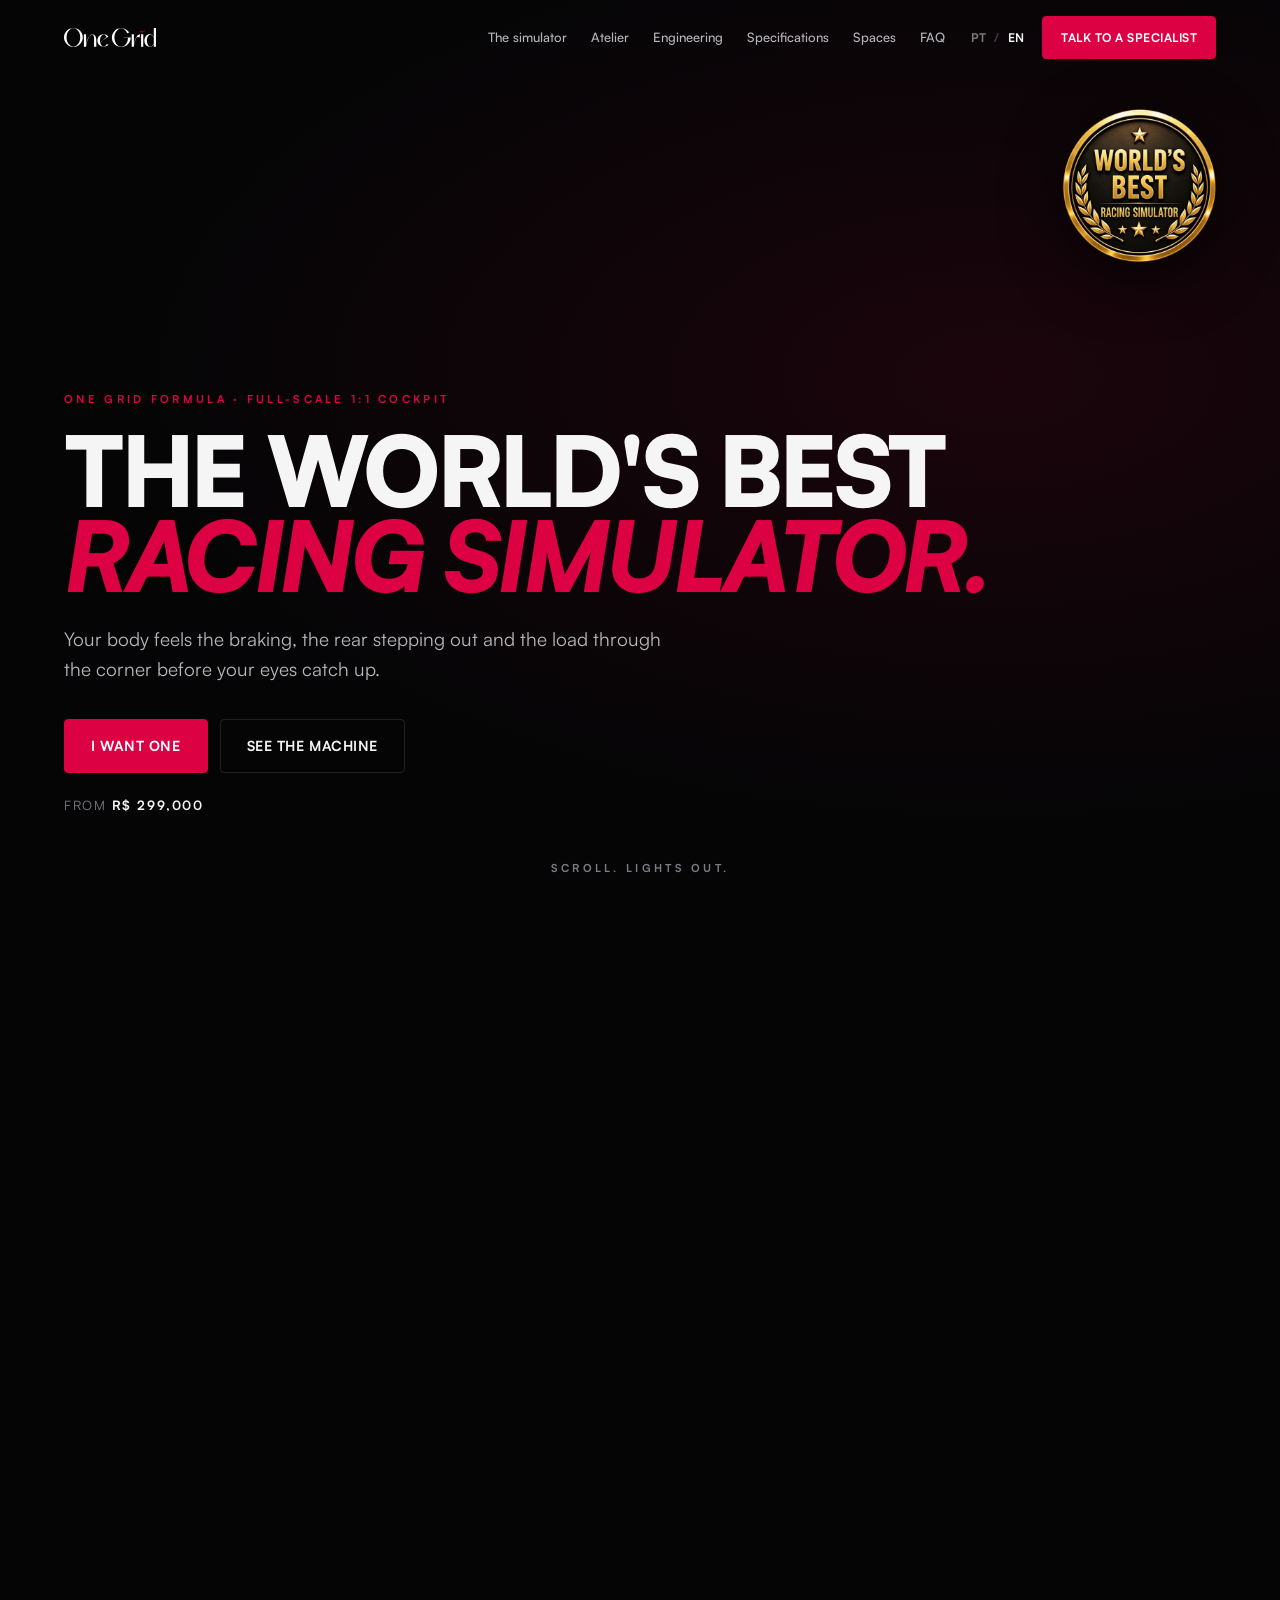
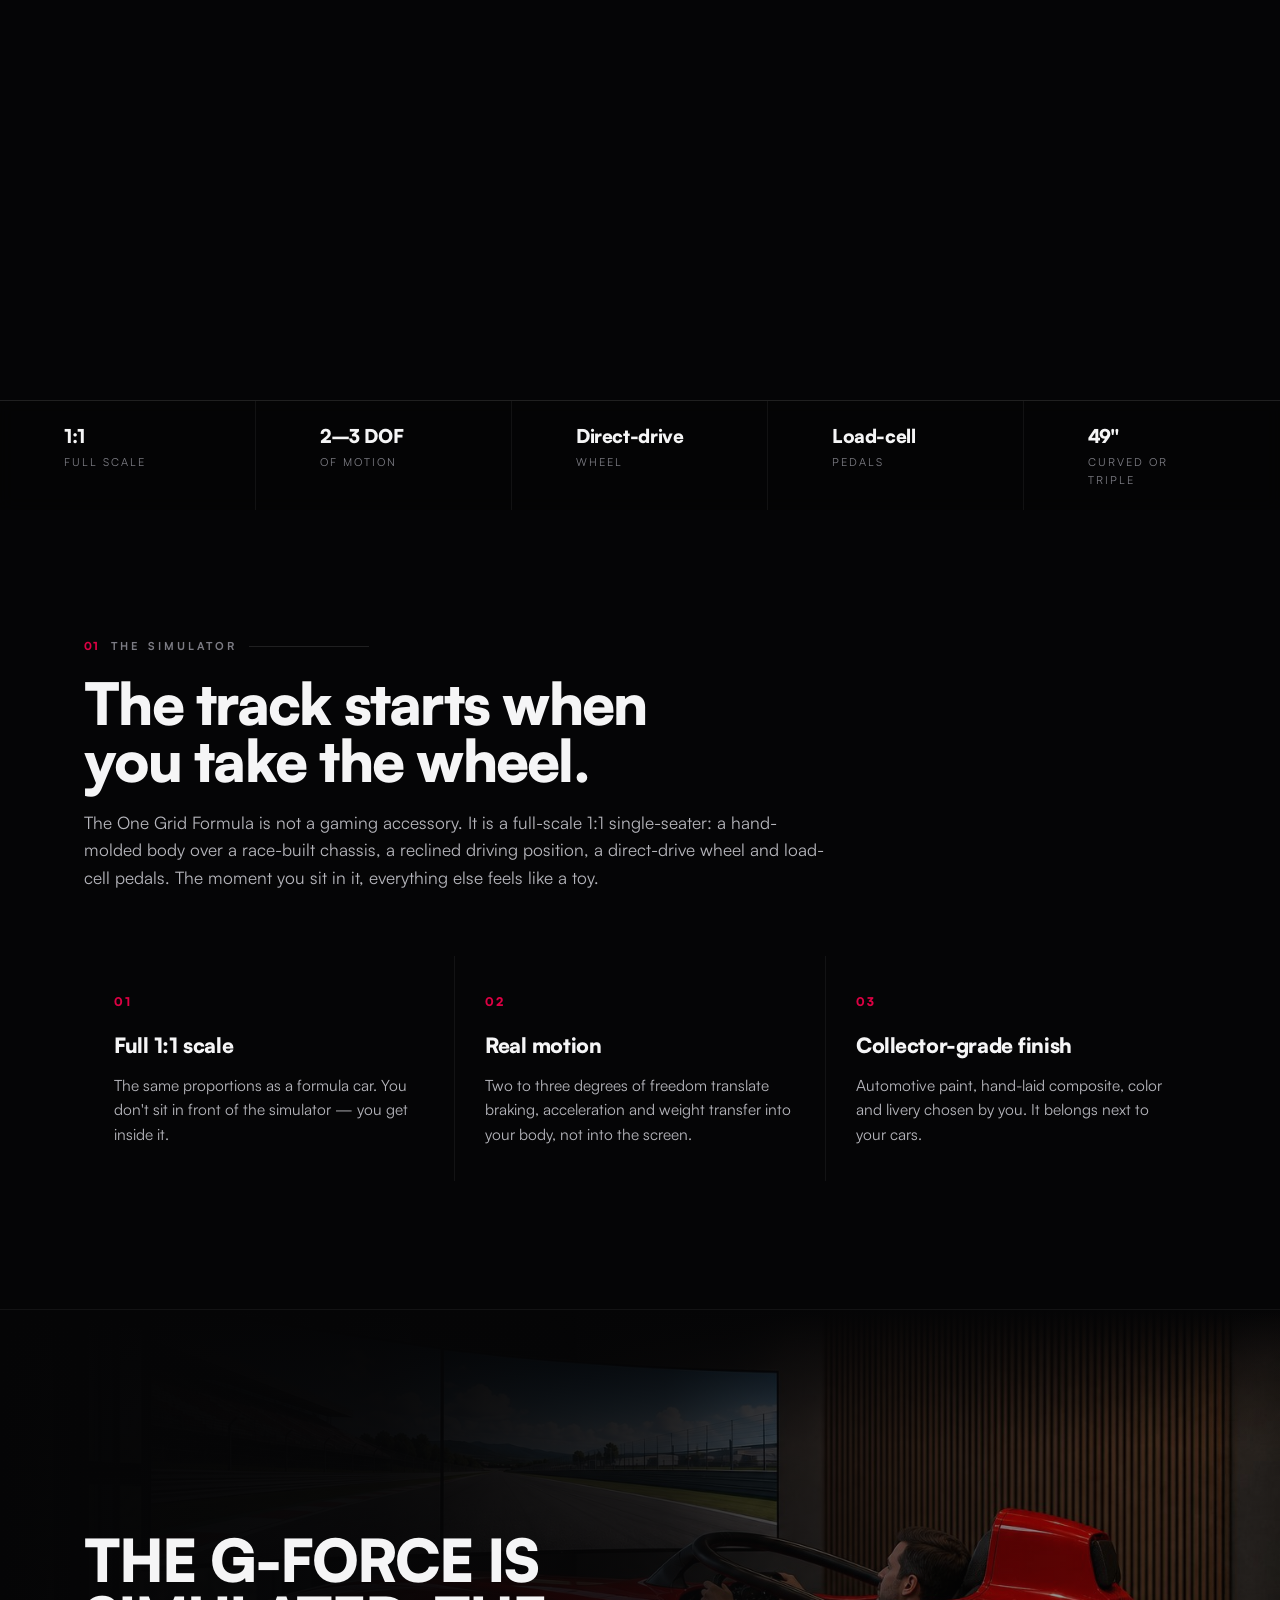
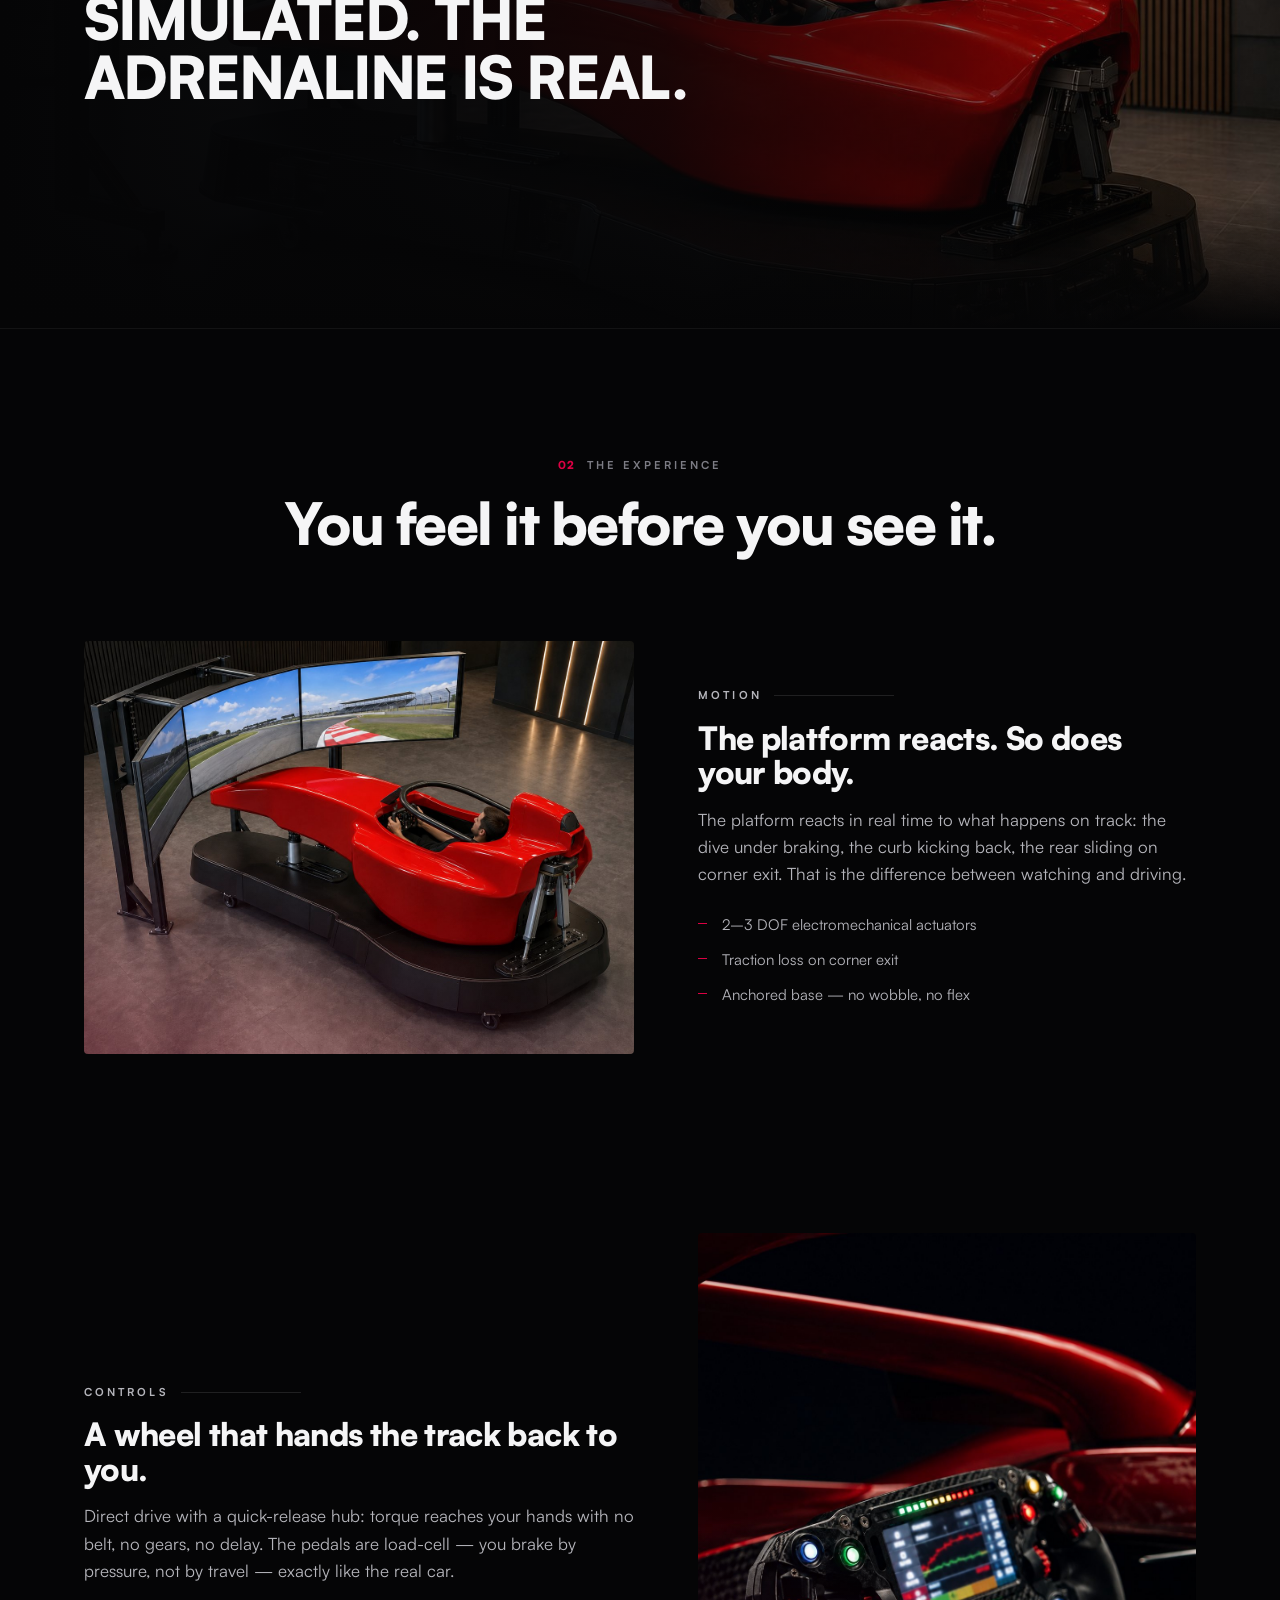
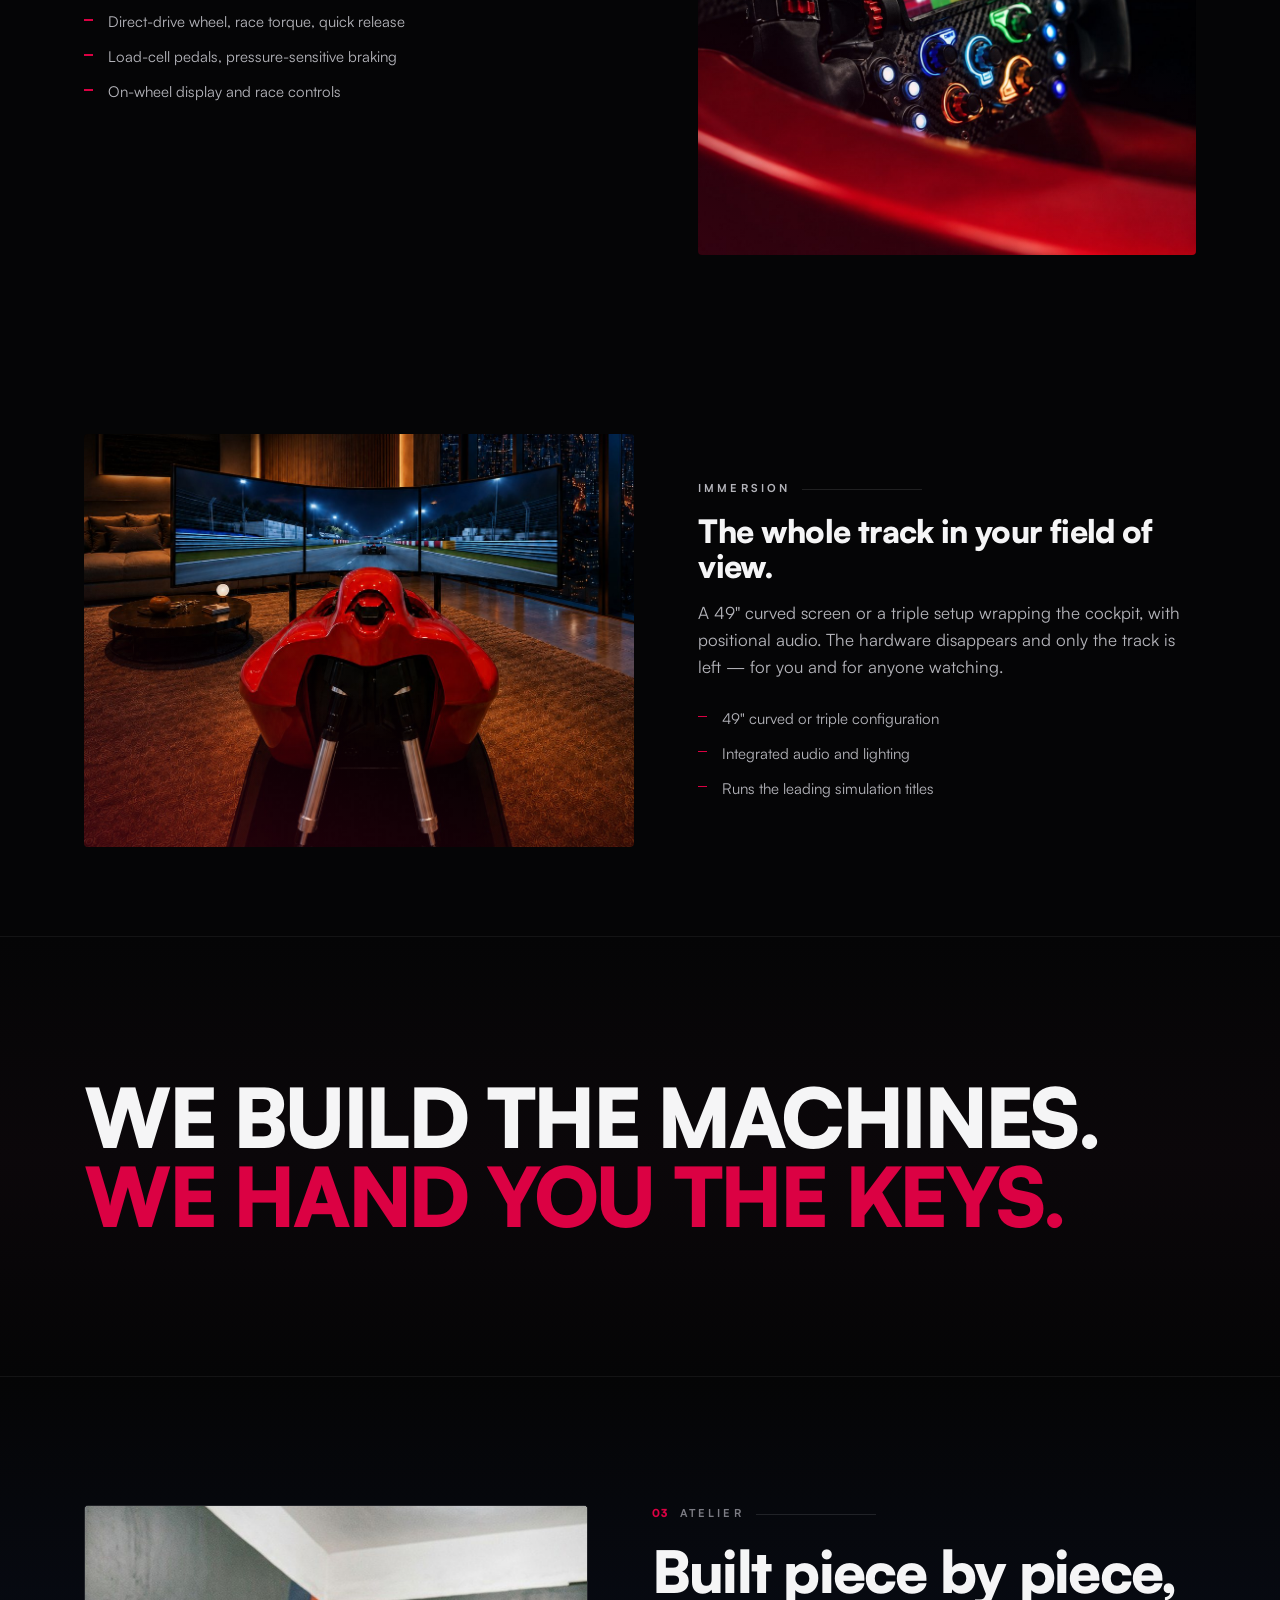
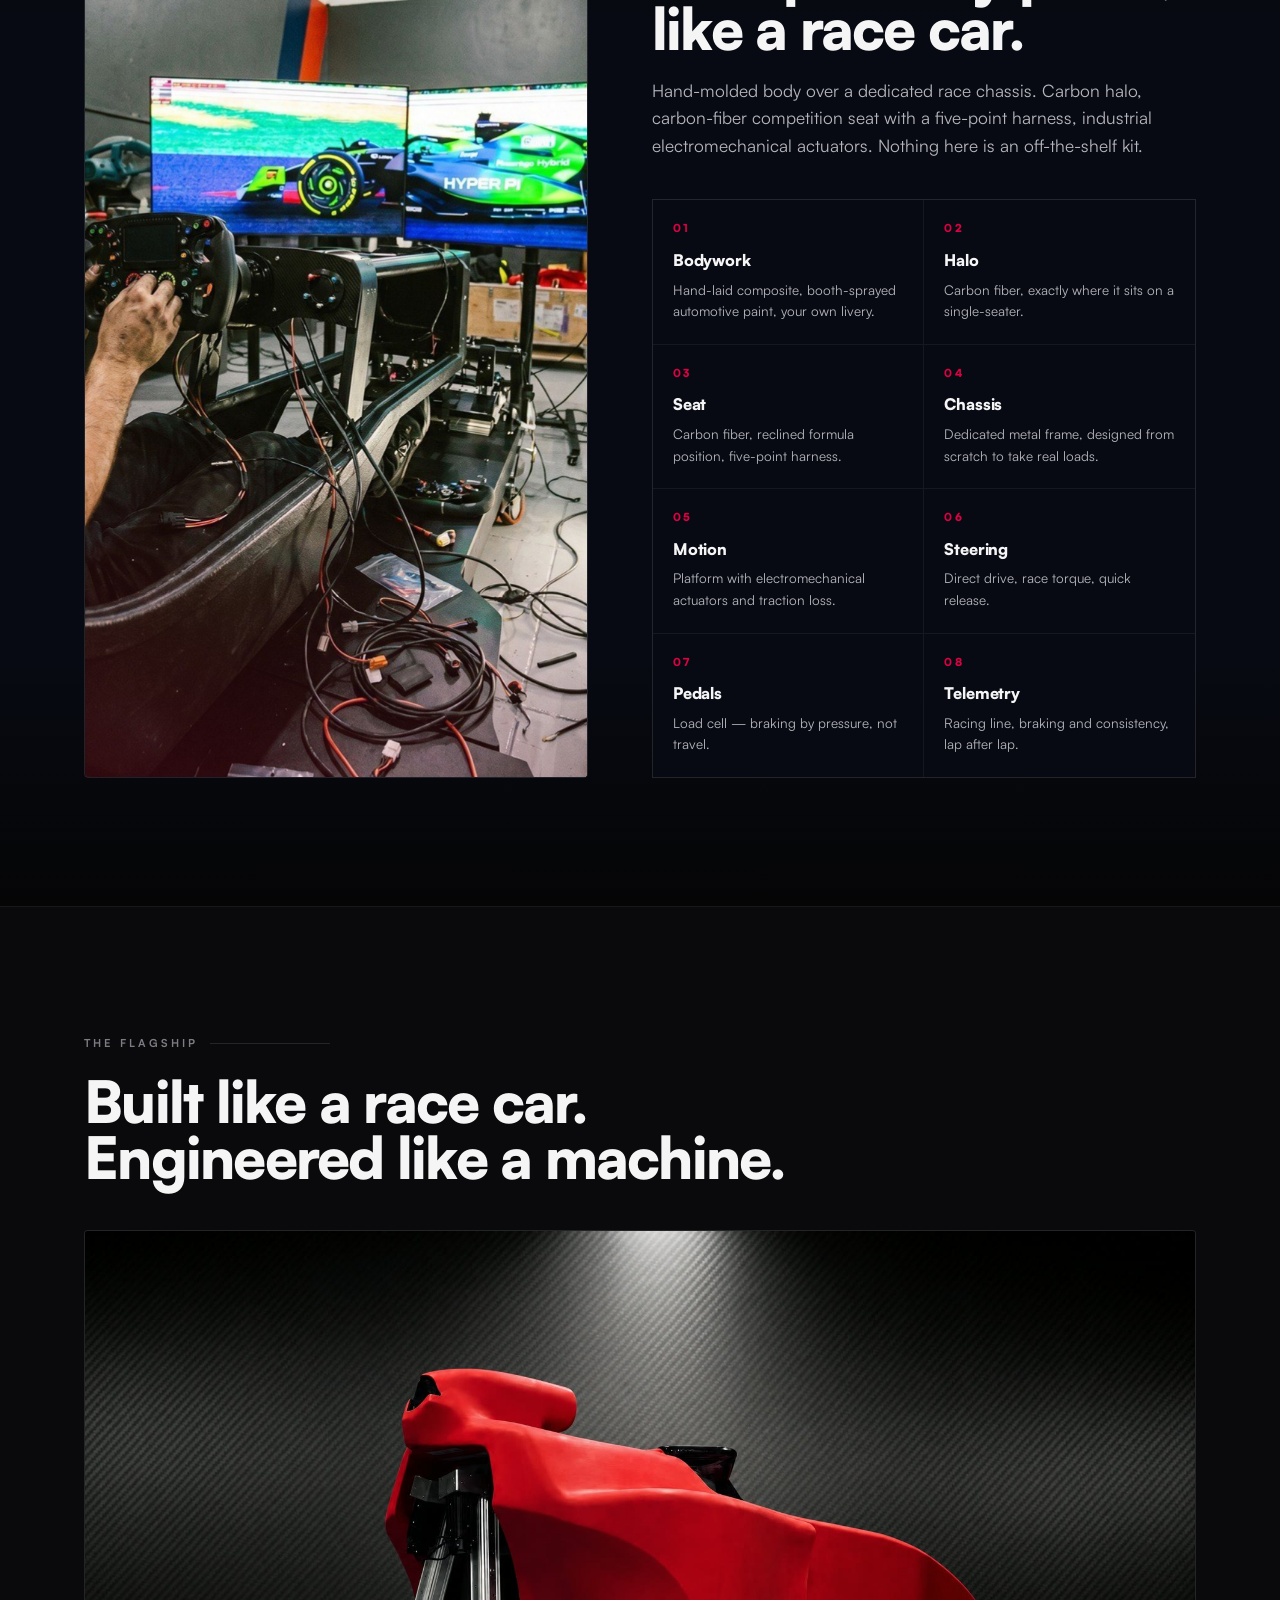
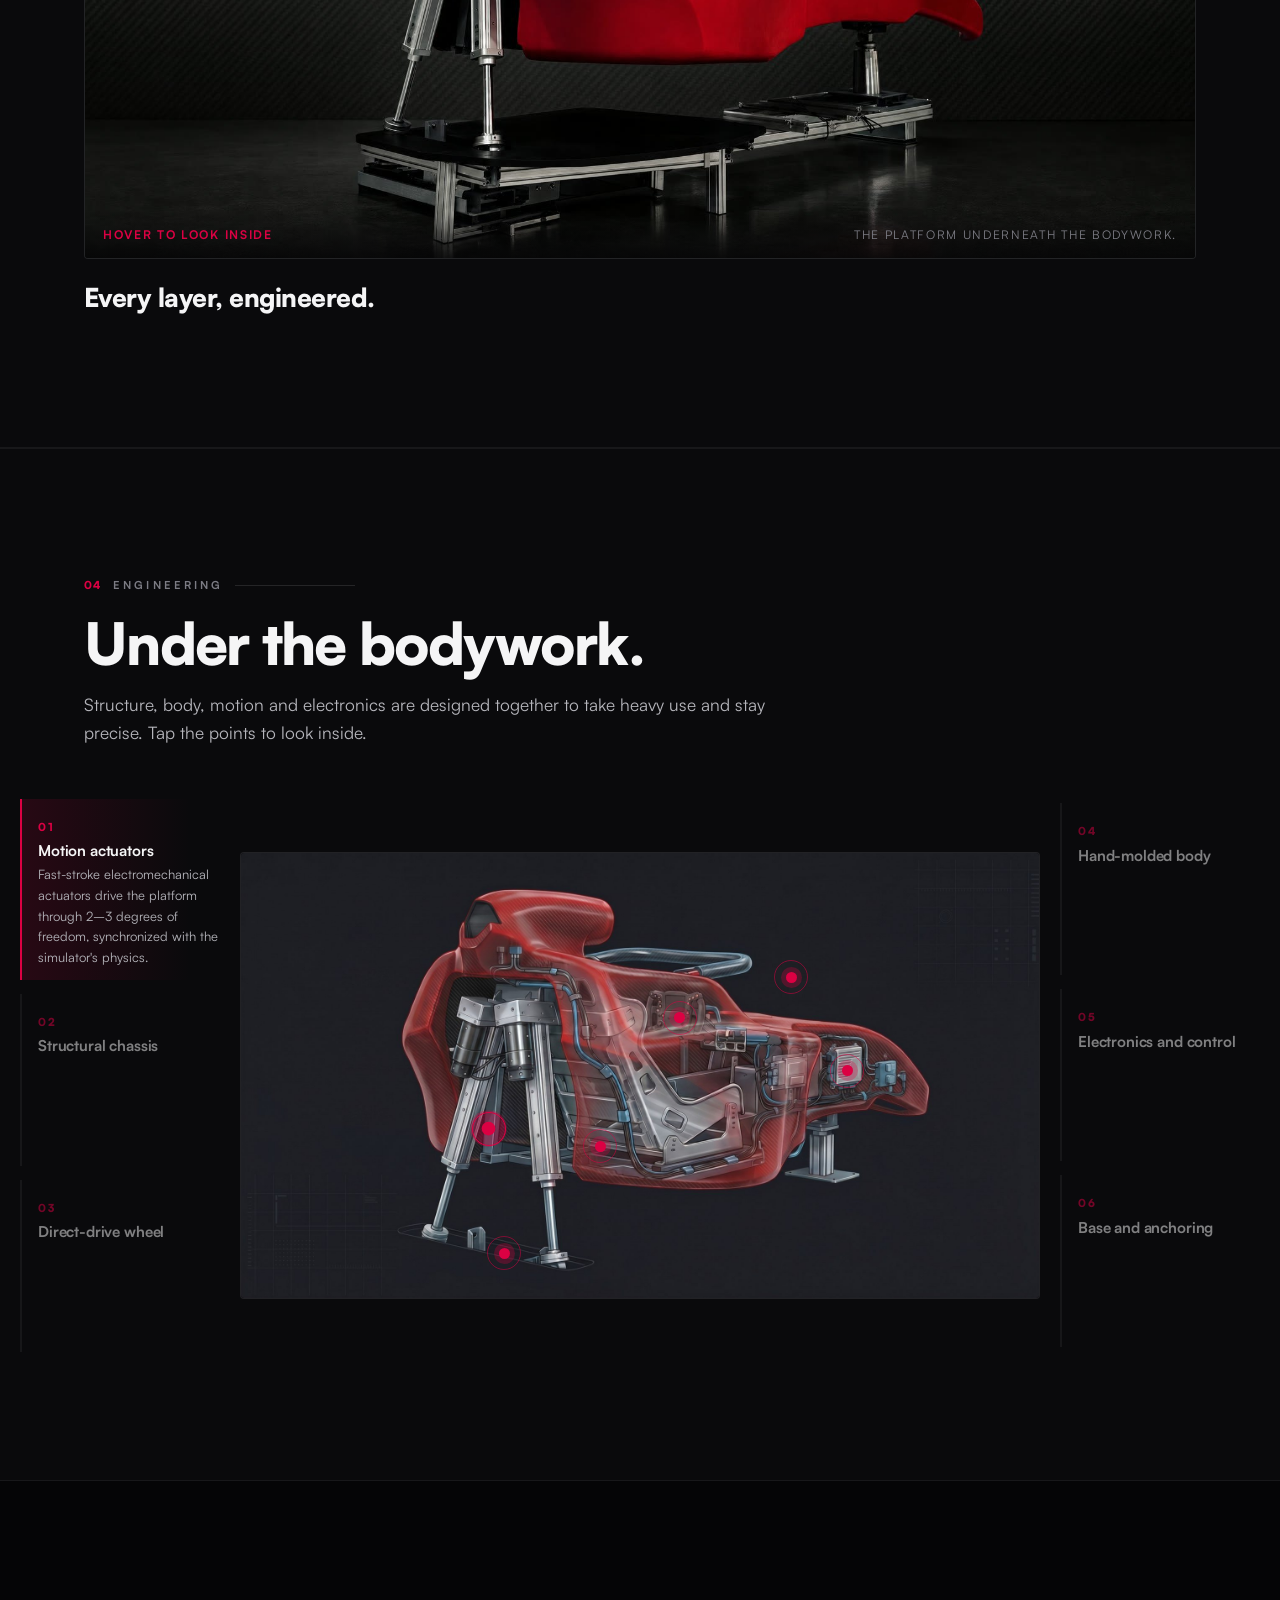
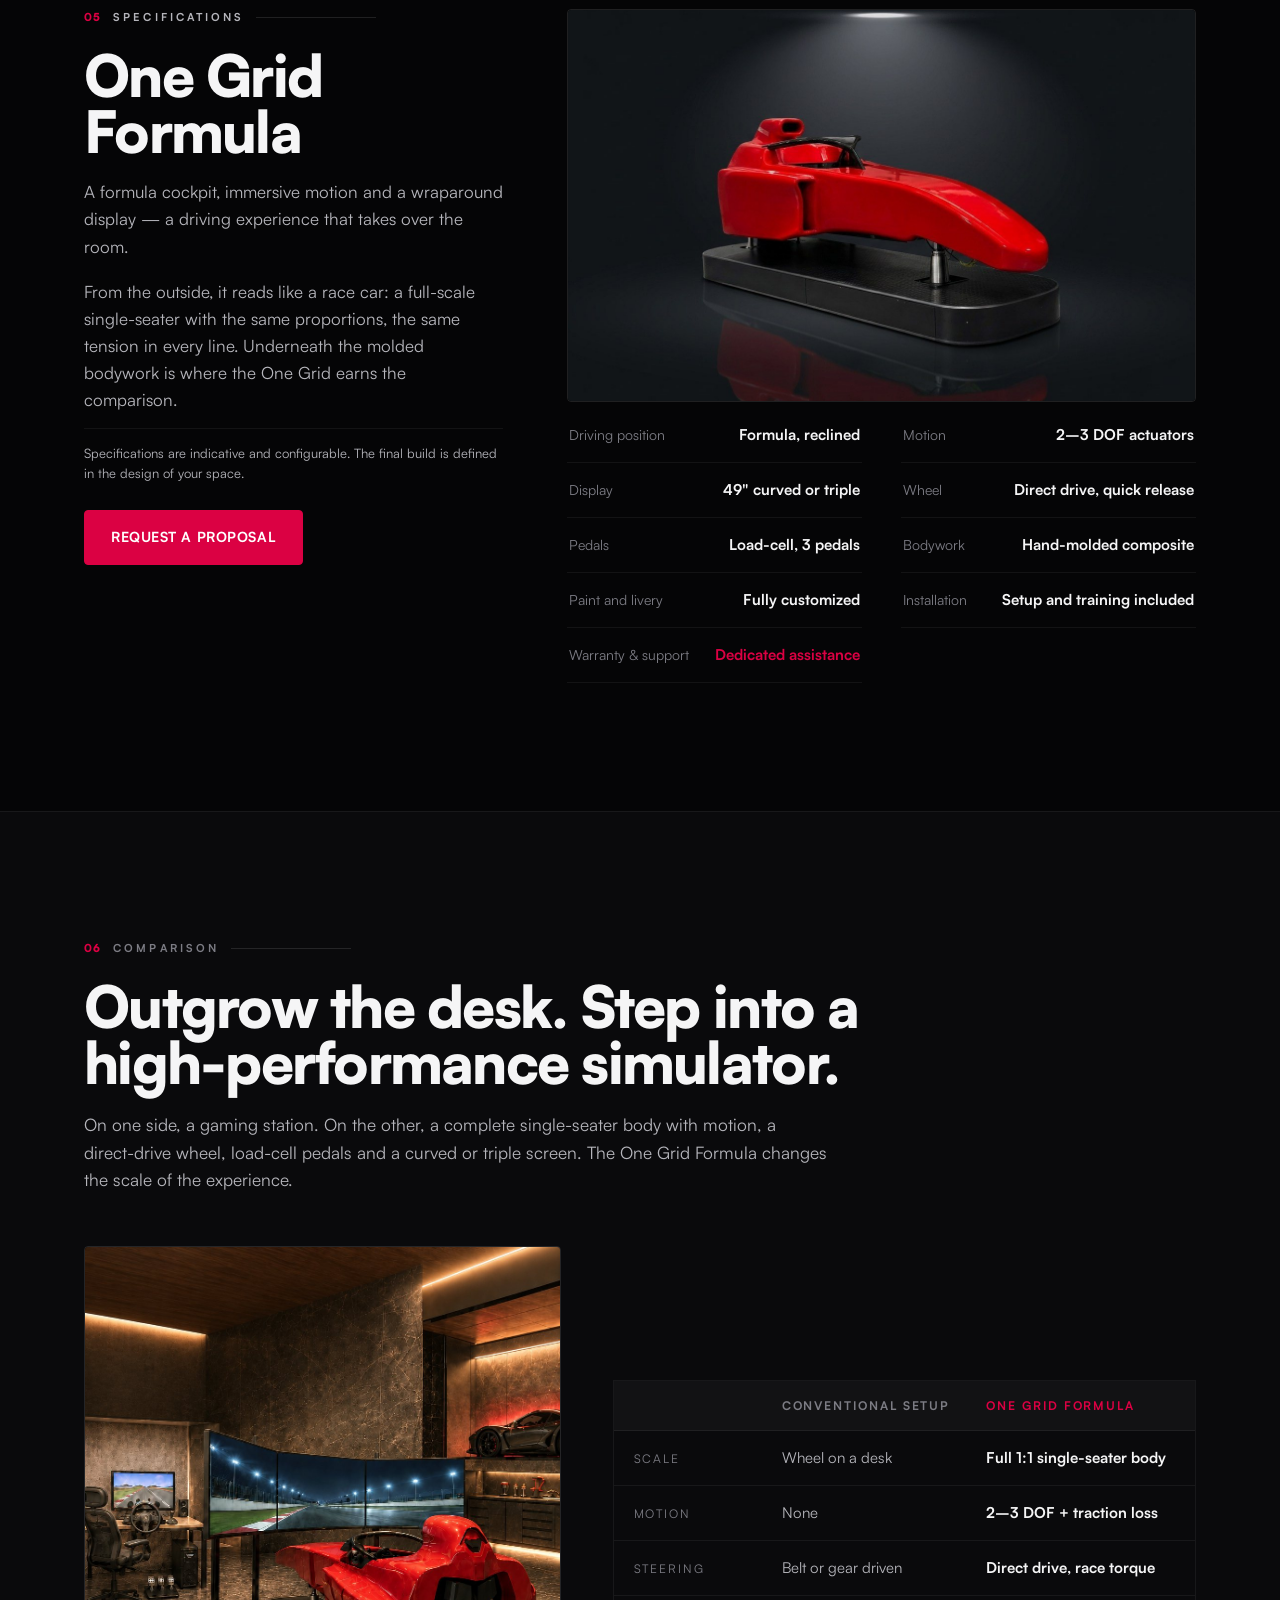
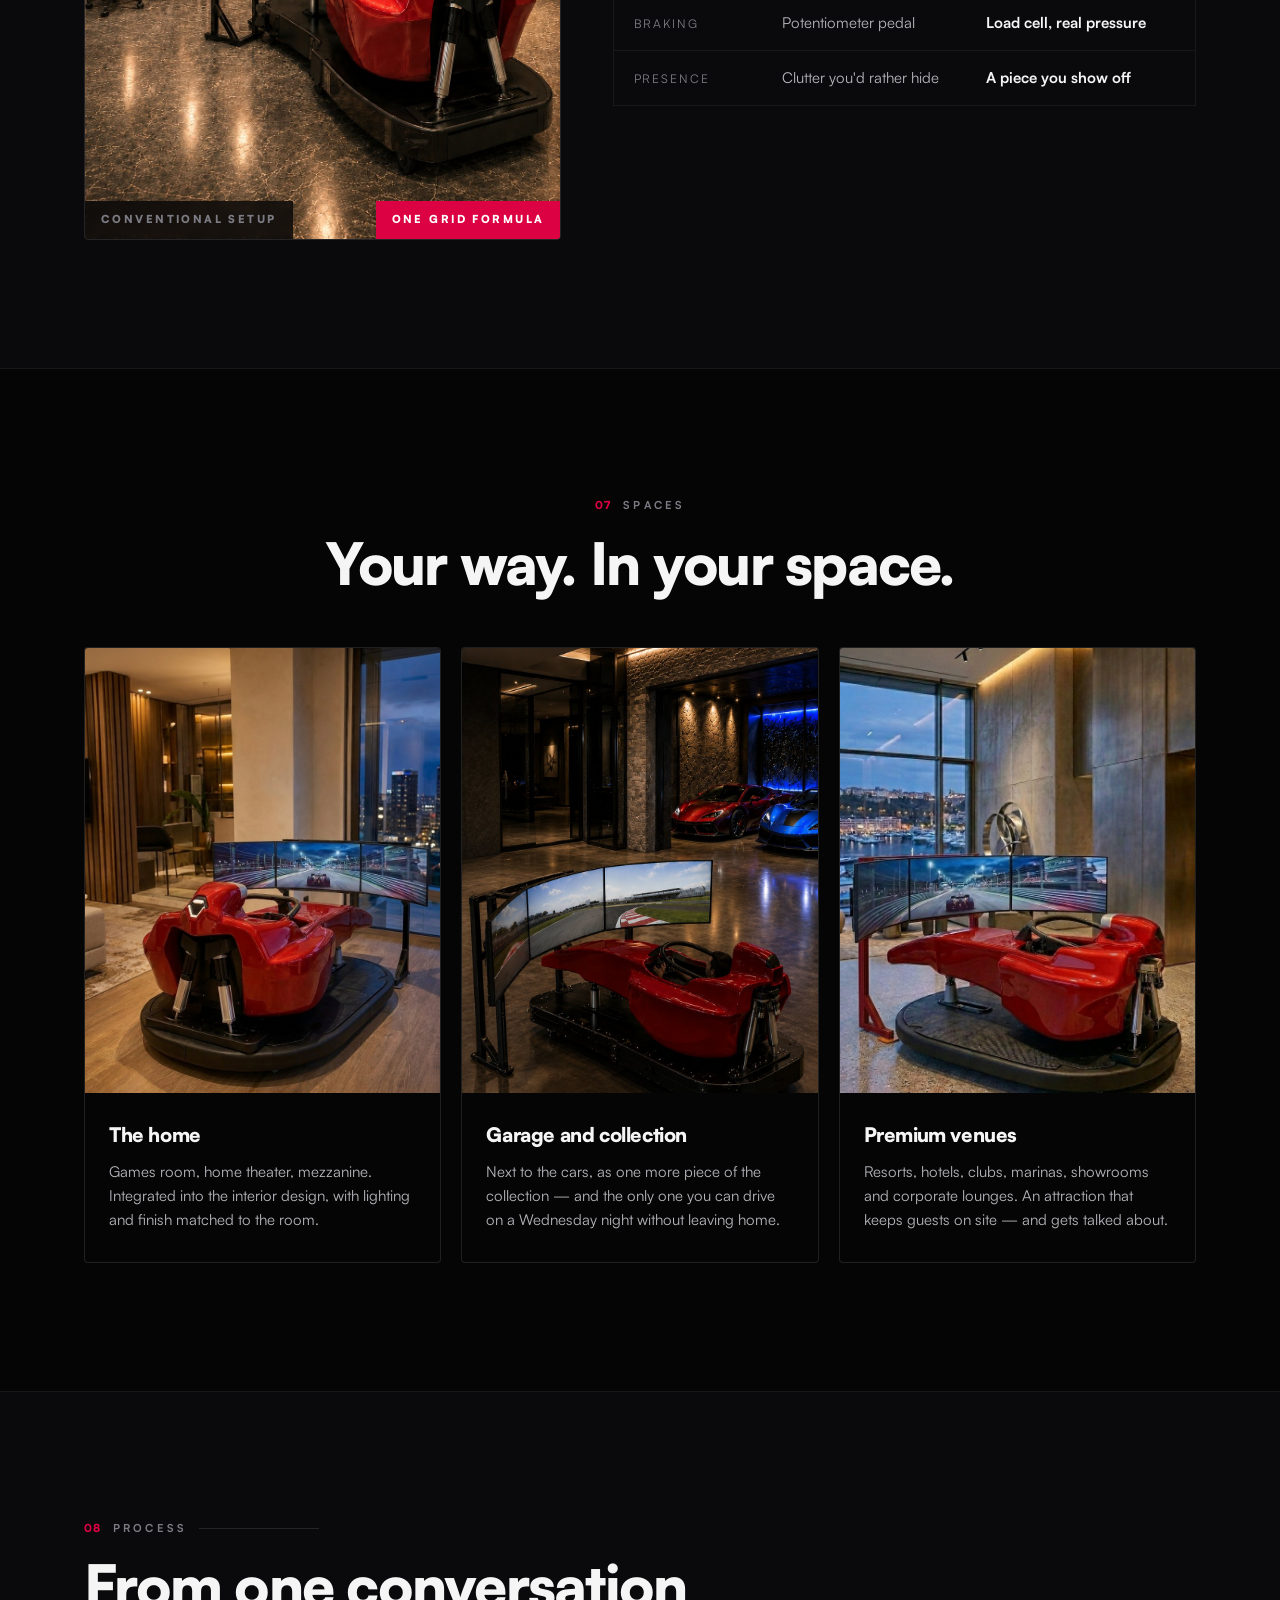
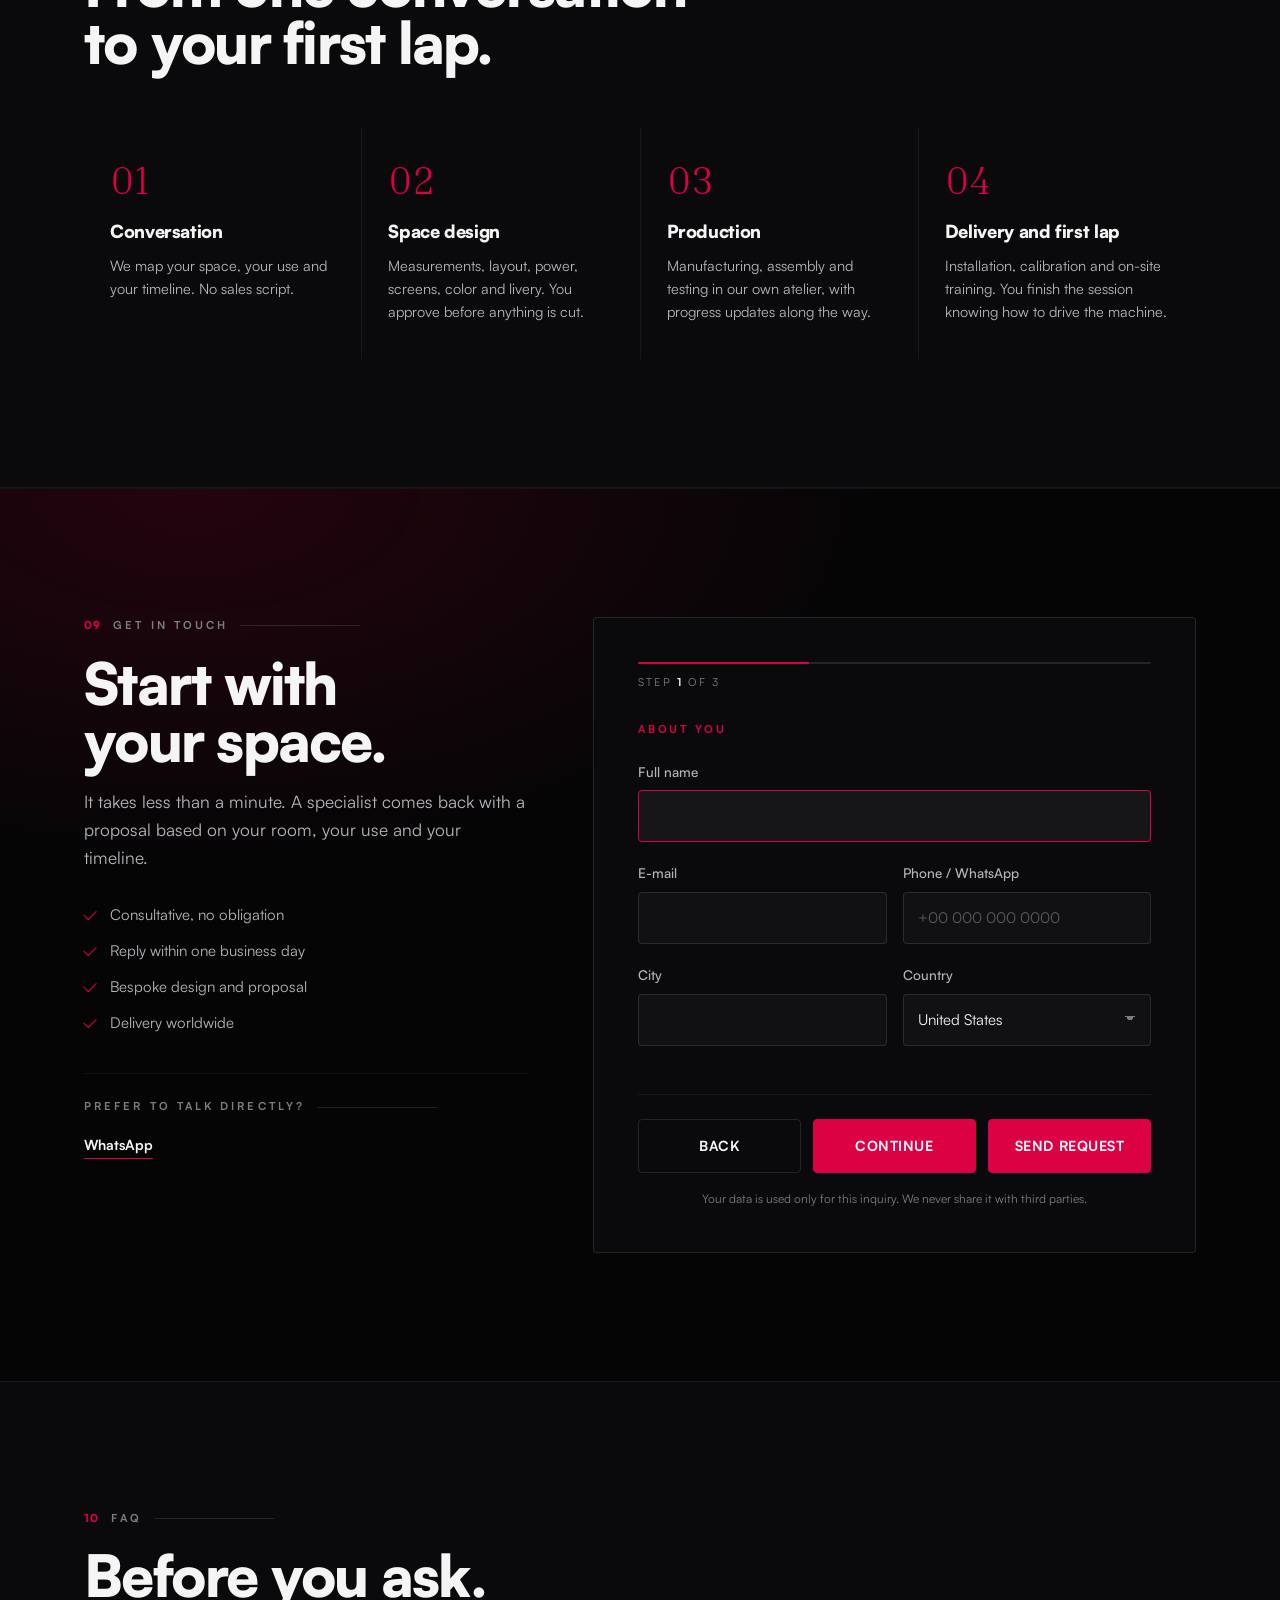
<file: index.html>
<!DOCTYPE html>
<html lang="en">
<head>
<meta charset="utf-8">
<meta name="viewport" content="width=device-width, initial-scale=1">
<title data-i18n="meta.title">One Grid Formula — The world's best racing simulator</title>
<meta name="description" data-i18n="meta.desc" content="A full-scale 1:1 formula cockpit with 2–3 DOF motion, a direct-drive wheel and load-cell pedals. Hand-built for private homes, car collections and premium venues.">
<meta name="theme-color" content="#050507">
<meta property="og:type" content="website">
<meta property="og:title" data-i18n="meta.title" content="One Grid Formula — The world's best racing simulator">
<meta property="og:description" data-i18n="meta.desc" content="A full-scale 1:1 formula cockpit for your space.">
<meta property="og:image" content="https://www.onegridoficial.com.br/assets/img/hero-garagem.jpg">
<meta property="og:url" content="https://www.onegridoficial.com.br/">
<meta property="og:site_name" content="One Grid">
<meta property="og:locale" content="en_US">
<meta property="og:locale:alternate" content="pt_BR">
<meta name="twitter:card" content="summary_large_image">
<link rel="canonical" href="https://www.onegridoficial.com.br/">
<link rel="alternate" hreflang="en" href="https://www.onegridoficial.com.br/">
<link rel="alternate" hreflang="pt-br" href="https://www.onegridoficial.com.br/?lang=pt">
<link rel="icon" href="assets/logo/favicon-64.png" sizes="64x64">
<link rel="apple-touch-icon" href="assets/logo/favicon-192.png">
<link rel="preload" as="font" type="font/woff2" href="assets/fonts/Satoshi-Black.woff2" crossorigin>
<link rel="preload" as="font" type="font/woff2" href="assets/fonts/Satoshi-Regular.woff2" crossorigin>
<link rel="preload" as="image" href="assets/img/hero-garagem.jpg">
<link rel="stylesheet" href="assets/css/style.css?v=20260905b">
</head>
<body>

<a class="skip" href="#form" data-i18n="a11y.skip">Skip to the form</a>

<!-- ================= HEADER ================= -->
<header class="hdr" id="hdr">
  <div class="hdr__in">
    <a class="hdr__logo" href="#top" aria-label="One Grid">
      <img src="assets/logo/one-grid-white.svg" alt="One Grid">
    </a>

    <nav class="hdr__nav" id="nav" aria-label="Main">
      <a href="#simulator" data-i18n="nav.sim">The simulator</a>
      <a href="#atelier" data-i18n="nav.atelier">Atelier</a>
      <a href="#engineering" data-i18n="nav.eng">Engineering</a>
      <a href="#specs" data-i18n="nav.specs">Specifications</a>
      <a href="#spaces" data-i18n="nav.spaces">Spaces</a>
      <a href="#faq" data-i18n="nav.faq">FAQ</a>
    </nav>

    <div class="hdr__side">
      <div class="lang" role="group" aria-label="Language / Idioma">
        <button type="button" class="lang__btn" data-lang="pt">PT</button>
        <span class="lang__sep">/</span>
        <button type="button" class="lang__btn is-on" data-lang="en">EN</button>
      </div>
      <a class="btn btn--sm" href="#form" data-i18n="nav.cta">Talk to a specialist</a>
      <button class="burger" id="burger" aria-label="Menu" aria-expanded="false"><span></span><span></span></button>
    </div>
  </div>
</header>

<main id="top">

<!-- ================= HERO ================= -->
<section class="hero" id="hero">
  <div class="hero__sticky">
    <div class="hero__bg" id="heroBg">
      <img src="assets/img/hero-garagem.jpg" alt="" aria-hidden="true">
      <video class="hero__vid" data-shot="0" data-src="assets/video/hero-1.mp4" data-src-mob="assets/video/hero-1-mob.mp4" muted playsinline preload="none" aria-hidden="true"></video>
      <video class="hero__vid" data-shot="1" data-src="assets/video/hero-2.mp4" data-src-mob="assets/video/hero-2-mob.mp4" muted playsinline preload="none" aria-hidden="true"></video>
      <video class="hero__vid" data-shot="2" data-src="assets/video/hero-3.mp4" data-src-mob="assets/video/hero-3-mob.mp4" muted playsinline preload="none" aria-hidden="true"></video>
    </div>

    <img class="seal seal--hero" src="assets/logo/selo-worlds-best.webp"
         alt="World's Best Racing Simulator" width="440" height="444"
         data-i18n-attr="alt:badge.alt">

    <div class="hero__in" id="heroIn">
      <p class="eyebrow reveal" data-i18n="hero.eyebrow">One Grid Formula · Full-scale 1:1 cockpit</p>
      <h1 class="hero__h1 reveal">
        <span data-i18n="hero.h1a">The world's best</span><br>
        <em data-i18n="hero.h1b">racing simulator.</em>
      </h1>
      <p class="hero__lead reveal" data-i18n="hero.lead">Your body feels the braking, the rear stepping out and the load through the corner before your eyes catch up.</p>
      <div class="hero__cta reveal">
        <a class="btn" href="#form" data-i18n="hero.cta1">I want one</a>
        <a class="btn btn--ghost" href="#simulator" data-i18n="hero.cta2">See the machine</a>
      </div>
      <p class="hero__price reveal"><span data-i18n="hero.from">From</span> <strong data-i18n="hero.price">R$ 299,000</strong></p>
    </div>

    <div class="hero__lines" id="heroLines" aria-hidden="true">
      <p data-line="0" data-i18n="seq.1">This is not a replay.</p>
      <p data-line="1" data-i18n="seq.2">Every braking point, earned.</p>
      <p data-line="2" data-i18n="seq.3">The line doesn't forgive.</p>
      <p data-line="3" data-i18n="seq.4">Same reflexes. Same stakes.</p>
      <p data-line="4" data-i18n="seq.5">The grid never blinks.</p>
    </div>

    <p class="hero__hint" id="heroHint" data-i18n="hero.hint">Scroll. Lights out.</p>
  </div>
</section>

<ul class="ticker" aria-label="Highlights">
  <li><b>1:1</b><span data-i18n="tick.1">full scale</span></li>
  <li><b>2–3 DOF</b><span data-i18n="tick.2">of motion</span></li>
  <li><b>Direct-drive</b><span data-i18n="tick.3">wheel</span></li>
  <li><b>Load-cell</b><span data-i18n="tick.4">pedals</span></li>
  <li><b>49"</b><span data-i18n="tick.5">curved or triple</span></li>
</ul>

<!-- ================= 01 · THE SIMULATOR ================= -->
<section class="sec" id="simulator">
  <div class="wrap">
    <header class="sechead reveal">
      <p class="label"><i>01</i> <span data-i18n="s01.label">The simulator</span></p>
      <h2 class="h2" data-i18n="s01.h2">The track starts when you take the wheel.</h2>
      <p class="lead" data-i18n="s01.lead">The One Grid Formula is not a gaming accessory. It is a full-scale 1:1 single-seater: a hand-molded body over a race-built chassis, a reclined driving position, a direct-drive wheel and load-cell pedals. The moment you sit in it, everything else feels like a toy.</p>
    </header>

    <div class="pillars">
      <article class="pillar reveal">
        <span class="pillar__n">01</span>
        <h3 data-i18n="s01.p1.t">Full 1:1 scale</h3>
        <p data-i18n="s01.p1.d">The same proportions as a formula car. You don't sit in front of the simulator — you get inside it.</p>
      </article>
      <article class="pillar reveal">
        <span class="pillar__n">02</span>
        <h3 data-i18n="s01.p2.t">Real motion</h3>
        <p data-i18n="s01.p2.d">Two to three degrees of freedom translate braking, acceleration and weight transfer into your body, not into the screen.</p>
      </article>
      <article class="pillar reveal">
        <span class="pillar__n">03</span>
        <h3 data-i18n="s01.p3.t">Collector-grade finish</h3>
        <p data-i18n="s01.p3.d">Automotive paint, hand-laid composite, color and livery chosen by you. It belongs next to your cars.</p>
      </article>
    </div>
  </div>
</section>

<!-- ================= STATEMENT BAND ================= -->
<section class="band" aria-hidden="false">
  <div class="band__bg"><img src="assets/img/cockpit-piloto.jpg" alt="" loading="lazy"></div>
  <div class="wrap band__in">
    <p class="band__q reveal" data-i18n="band.q">The g-force is simulated. The adrenaline is real.</p>
  </div>
</section>

<!-- ================= 02 · THE EXPERIENCE ================= -->
<section class="sec sec--flush" id="experience">
  <div class="wrap">
    <header class="sechead sechead--center reveal">
      <p class="label"><i>02</i> <span data-i18n="s02.label">The experience</span></p>
      <h2 class="h2" data-i18n="s02.h2">You feel it before you see it.</h2>
    </header>
  </div>

  <div class="split">
    <div class="split__media reveal">
      <img src="assets/img/telas-triplas.jpg" alt="Driver seated in the One Grid Formula in front of a triple screen" loading="lazy">
    </div>
    <div class="split__txt reveal">
      <p class="label"><span data-i18n="s02.a.k">Motion</span></p>
      <h3 class="h3" data-i18n="s02.a.t">The platform reacts. So does your body.</h3>
      <p data-i18n="s02.a.d">The platform reacts in real time to what happens on track: the dive under braking, the curb kicking back, the rear sliding on corner exit. That is the difference between watching and driving.</p>
      <ul class="ticks">
        <li data-i18n="s02.a.l1">2–3 DOF electromechanical actuators</li>
        <li data-i18n="s02.a.l2">Traction loss on corner exit</li>
        <li data-i18n="s02.a.l3">Anchored base — no wobble, no flex</li>
      </ul>
    </div>
  </div>

  <div class="split split--rev">
    <div class="split__media split__media--tall reveal">
      <img src="assets/img/volante-detalhe.jpg" alt="Close-up of the direct-drive formula steering wheel" loading="lazy">
    </div>
    <div class="split__txt reveal">
      <p class="label"><span data-i18n="s02.b.k">Controls</span></p>
      <h3 class="h3" data-i18n="s02.b.t">A wheel that hands the track back to you.</h3>
      <p data-i18n="s02.b.d">Direct drive with a quick-release hub: torque reaches your hands with no belt, no gears, no delay. The pedals are load-cell — you brake by pressure, not by travel — exactly like the real car.</p>
      <ul class="ticks">
        <li data-i18n="s02.b.l1">Direct-drive wheel, race torque, quick release</li>
        <li data-i18n="s02.b.l2">Load-cell pedals, pressure-sensitive braking</li>
        <li data-i18n="s02.b.l3">On-wheel display and race controls</li>
      </ul>
    </div>
  </div>

  <div class="split">
    <div class="split__media reveal">
      <img src="assets/img/sala-skyline.jpg" alt="One Grid Formula facing a triple screen with a city skyline behind" loading="lazy">
    </div>
    <div class="split__txt reveal">
      <p class="label"><span data-i18n="s02.c.k">Immersion</span></p>
      <h3 class="h3" data-i18n="s02.c.t">The whole track in your field of view.</h3>
      <p data-i18n="s02.c.d">A 49" curved screen or a triple setup wrapping the cockpit, with positional audio. The hardware disappears and only the track is left — for you and for anyone watching.</p>
      <ul class="ticks">
        <li data-i18n="s02.c.l1">49" curved or triple configuration</li>
        <li data-i18n="s02.c.l2">Integrated audio and lighting</li>
        <li data-i18n="s02.c.l3">Runs the leading simulation titles</li>
      </ul>
    </div>
  </div>
</section>

<!-- ================= FAIXA · WE BUILD THE MACHINES ================= -->
<section class="claim">
  <div class="wrap">
    <p class="claim__a reveal" data-i18n="claim.a">We build the machines.</p>
    <p class="claim__b reveal" data-i18n="claim.b">We hand you the keys.</p>
  </div>
</section>

<!-- ================= 03 · ATELIER ================= -->
<section class="sec sec--atelier" id="atelier">
  <div class="wrap">
    <div class="atelier">
      <figure class="atelier__media reveal">
        <img src="assets/img/oficina.jpg" alt="One Grid Formula being built and tested in the atelier" loading="lazy">
      </figure>

      <div class="atelier__txt">
        <header class="sechead reveal">
          <p class="label"><i>03</i> <span data-i18n="s03.label">Atelier</span></p>
          <h2 class="h2" data-i18n="s03.h2">Built piece by piece, like a race car.</h2>
          <p class="lead" data-i18n="s03.lead">Hand-molded body over a dedicated race chassis. Carbon halo, carbon-fiber competition seat with a five-point harness, industrial electromechanical actuators. Nothing here is an off-the-shelf kit.</p>
        </header>

        <ol class="parts reveal">
          <li class="part"><span class="part__n">01</span><h3 data-i18n="s03.p1.t">Bodywork</h3><p data-i18n="s03.p1.d">Hand-laid composite, booth-sprayed automotive paint, your own livery.</p></li>
          <li class="part"><span class="part__n">02</span><h3 data-i18n="s03.p2.t">Halo</h3><p data-i18n="s03.p2.d">Carbon fiber, exactly where it sits on a single-seater.</p></li>
          <li class="part"><span class="part__n">03</span><h3 data-i18n="s03.p3.t">Seat</h3><p data-i18n="s03.p3.d">Carbon fiber, reclined formula position, five-point harness.</p></li>
          <li class="part"><span class="part__n">04</span><h3 data-i18n="s03.p4.t">Chassis</h3><p data-i18n="s03.p4.d">Dedicated metal frame, designed from scratch to take real loads.</p></li>
          <li class="part"><span class="part__n">05</span><h3 data-i18n="s03.p5.t">Motion</h3><p data-i18n="s03.p5.d">Platform with electromechanical actuators and traction loss.</p></li>
          <li class="part"><span class="part__n">06</span><h3 data-i18n="s03.p6.t">Steering</h3><p data-i18n="s03.p6.d">Direct drive, race torque, quick release.</p></li>
          <li class="part"><span class="part__n">07</span><h3 data-i18n="s03.p7.t">Pedals</h3><p data-i18n="s03.p7.d">Load cell — braking by pressure, not travel.</p></li>
          <li class="part"><span class="part__n">08</span><h3 data-i18n="s03.p8.t">Telemetry</h3><p data-i18n="s03.p8.d">Racing line, braking and consistency, lap after lap.</p></li>
        </ol>
      </div>
    </div>
  </div>
</section>

<!-- ================= DOBRA · RAIO-X ================= -->
<section class="xray-sec" id="xray">
  <div class="wrap">
    <header class="sechead reveal">
      <p class="label"><span data-i18n="xray.eyebrow">The flagship</span></p>
      <h2 class="h2" data-i18n="xray.h2">Built like a race car. Engineered like a machine.</h2>
    </header>

    <figure class="xray reveal" id="xrayFig">
      <img class="xray__base" src="assets/img/raiox-casco.jpg" alt="One Grid Formula bodywork" width="1792" height="1014" loading="lazy">
      <img class="xray__in" src="assets/img/raiox-interno.jpg" alt="" aria-hidden="true" width="1792" height="1014" loading="lazy">
      <figcaption>
        <span class="xray__prompt" data-i18n="xray.prompt">Hover to look inside</span>
        <span class="xray__cap" data-i18n="xray.cap">The platform underneath the bodywork.</span>
      </figcaption>
    </figure>
    <p class="xray__support reveal" data-i18n="xray.support">Every layer, engineered.</p>
  </div>
</section>

<!-- ================= 04 · ENGINEERING ================= -->
<section class="sec sec--dark" id="engineering">
  <div class="wrap">
    <header class="sechead reveal">
      <p class="label"><i>04</i> <span data-i18n="s04.label">Engineering</span></p>
      <h2 class="h2" data-i18n="s04.h2">Under the bodywork.</h2>
      <p class="lead" data-i18n="s04.lead">Structure, body, motion and electronics are designed together to take heavy use and stay precise. Tap the points to look inside.</p>
    </header>

    <div class="anatomy">
      <ol class="anatomy__list anatomy__list--a reveal">
        <li data-item="1" class="is-on"><span class="n">01</span>
          <h3 data-i18n="s04.i1.t">Motion actuators</h3>
          <p data-i18n="s04.i1.d">Fast-stroke electromechanical actuators drive the platform through 2–3 degrees of freedom, synchronized with the simulator's physics.</p></li>
        <li data-item="2"><span class="n">02</span>
          <h3 data-i18n="s04.i2.t">Structural chassis</h3>
          <p data-i18n="s04.i2.d">A rigid dedicated frame. It is what turns wheel force into sensation instead of flex.</p></li>
        <li data-item="3"><span class="n">03</span>
          <h3 data-i18n="s04.i3.t">Direct-drive wheel</h3>
          <p data-i18n="s04.i3.d">Quick release, integrated display and race controls. Torque delivered straight to the shaft, with nothing lost between the track and your hands.</p></li>
      </ol>

      <figure class="anatomy__stage reveal" id="stage">
        <img src="assets/img/formula-cutaway.jpg" alt="Cutaway view of the One Grid Formula showing structure, actuators and electronics">
        <button type="button" class="hot" data-hot="1" style="--x:31%;--y:62%" aria-label="Motion"><span></span></button>
        <button type="button" class="hot" data-hot="2" style="--x:45%;--y:66%" aria-label="Chassis"><span></span></button>
        <button type="button" class="hot" data-hot="3" style="--x:55%;--y:37%" aria-label="Wheel"><span></span></button>
        <button type="button" class="hot" data-hot="4" style="--x:69%;--y:28%" aria-label="Body"><span></span></button>
        <button type="button" class="hot" data-hot="5" style="--x:76%;--y:49%" aria-label="Electronics"><span></span></button>
        <button type="button" class="hot" data-hot="6" style="--x:33%;--y:90%" aria-label="Base"><span></span></button>
      </figure>

      <ol class="anatomy__list anatomy__list--b reveal">
        <li data-item="4"><span class="n">04</span>
          <h3 data-i18n="s04.i4.t">Hand-molded body</h3>
          <p data-i18n="s04.i4.d">A complete single-seater bodyshell, laminated and finished in automotive paint. Color, livery and identity made to order.</p></li>
        <li data-item="5"><span class="n">05</span>
          <h3 data-i18n="s04.i5.t">Electronics and control</h3>
          <p data-i18n="s04.i5.d">Computer, controllers and wiring harness built inside the body. One button starts it — no improvised rig, no cables in sight.</p></li>
        <li data-item="6"><span class="n">06</span>
          <h3 data-i18n="s04.i6.t">Base and anchoring</h3>
          <p data-i18n="s04.i6.d">A premium-finished support platform with levelling and damping — it protects your floor and keeps the geometry stable.</p></li>
      </ol>
    </div>
  </div>
</section>

<!-- ================= 05 · SPECIFICATIONS ================= -->
<section class="sec" id="specs">
  <div class="wrap">
    <div class="specs">
      <div class="specs__head reveal">
        <p class="label"><i>05</i> <span data-i18n="s05.label">Specifications</span></p>
        <h2 class="h2" data-i18n="s05.h2">One Grid Formula</h2>
        <p data-i18n="s05.lead">A formula cockpit, immersive motion and a wraparound display — a driving experience that takes over the room.</p>
        <p class="specs__narr" data-i18n="s05.narr">From the outside, it reads like a race car: a full-scale single-seater with the same proportions, the same tension in every line. Underneath the molded bodywork is where the One Grid earns the comparison.</p>
        <p class="specs__note" data-i18n="s05.note">Specifications are indicative and configurable. The final build is defined in the design of your space.</p>
        <a class="btn" href="#form" data-i18n="s05.cta">Request a proposal</a>
      </div>

      <div class="specs__body reveal">
        <img class="specs__img" src="assets/img/formula-studio.jpg" alt="One Grid Formula in the studio" loading="lazy">
        <dl class="spectable">
          <div><dt data-i18n="s05.k1">Driving position</dt><dd data-i18n="s05.v1">Formula, reclined</dd></div>
          <div><dt data-i18n="s05.k2">Motion</dt><dd data-i18n="s05.v2">2–3 DOF actuators</dd></div>
          <div><dt data-i18n="s05.k3">Display</dt><dd data-i18n="s05.v3">49" curved or triple</dd></div>
          <div><dt data-i18n="s05.k4">Wheel</dt><dd data-i18n="s05.v4">Direct drive, quick release</dd></div>
          <div><dt data-i18n="s05.k5">Pedals</dt><dd data-i18n="s05.v5">Load-cell, 3 pedals</dd></div>
          <div><dt data-i18n="s05.k6">Bodywork</dt><dd data-i18n="s05.v6">Hand-molded composite</dd></div>
          <div><dt data-i18n="s05.k7">Paint and livery</dt><dd data-i18n="s05.v7">Fully customized</dd></div>
          <div><dt data-i18n="s05.k8">Installation</dt><dd data-i18n="s05.v8">Setup and training included</dd></div>
          <div><dt data-i18n="s05.k9">Warranty &amp; support</dt><dd data-i18n="s05.v9">Dedicated assistance</dd></div>
        </dl>
      </div>
    </div>
  </div>
</section>

<!-- ================= 06 · COMPARISON ================= -->
<section class="sec sec--dark" id="compare">
  <div class="wrap">
    <header class="sechead reveal">
      <p class="label"><i>06</i> <span data-i18n="s06.label">Comparison</span></p>
      <h2 class="h2" data-i18n="s06.h2">Outgrow the desk. Step into a high-performance simulator.</h2>
      <p class="lead" data-i18n="s06.lead">On one side, a gaming station. On the other, a complete single-seater body with motion, a direct-drive wheel, load-cell pedals and a curved or triple screen. The One Grid Formula changes the scale of the experience.</p>
    </header>

    <div class="compare">
      <figure class="versus reveal">
        <img src="assets/img/comparativo.jpg" alt="A conventional gaming setup next to the One Grid Formula">
        <figcaption class="versus__l versus__l--a" data-i18n="s06.a.t">Conventional setup</figcaption>
        <figcaption class="versus__l versus__l--b" data-i18n="s06.b.t">One Grid Formula</figcaption>
      </figure>

      <div class="vstable reveal">
        <div class="vsrow vsrow--head">
          <span></span><b data-i18n="s06.a.t">Conventional setup</b><b class="is-og" data-i18n="s06.b.t">One Grid Formula</b>
        </div>
        <div class="vsrow"><span data-i18n="s06.r1">Scale</span><em data-i18n-attr="data-c:s06.a.t" data-i18n="s06.r1a">Wheel on a desk</em><em data-i18n-attr="data-c:s06.b.t" data-i18n="s06.r1b">Full 1:1 single-seater body</em></div>
        <div class="vsrow"><span data-i18n="s06.r2">Motion</span><em data-i18n-attr="data-c:s06.a.t" data-i18n="s06.r2a">None</em><em data-i18n-attr="data-c:s06.b.t" data-i18n="s06.r2b">2–3 DOF + traction loss</em></div>
        <div class="vsrow"><span data-i18n="s06.r3">Steering</span><em data-i18n-attr="data-c:s06.a.t" data-i18n="s06.r3a">Belt or gear driven</em><em data-i18n-attr="data-c:s06.b.t" data-i18n="s06.r3b">Direct drive, race torque</em></div>
        <div class="vsrow"><span data-i18n="s06.r4">Braking</span><em data-i18n-attr="data-c:s06.a.t" data-i18n="s06.r4a">Potentiometer pedal</em><em data-i18n-attr="data-c:s06.b.t" data-i18n="s06.r4b">Load cell, real pressure</em></div>
        <div class="vsrow"><span data-i18n="s06.r5">Presence</span><em data-i18n-attr="data-c:s06.a.t" data-i18n="s06.r5a">Clutter you'd rather hide</em><em data-i18n-attr="data-c:s06.b.t" data-i18n="s06.r5b">A piece you show off</em></div>
      </div>
    </div>
  </div>
</section>

<!-- ================= 07 · WHERE IT LIVES ================= -->
<section class="sec" id="spaces">
  <div class="wrap">
    <header class="sechead sechead--center reveal">
      <p class="label"><i>07</i> <span data-i18n="s07.label">Spaces</span></p>
      <h2 class="h2" data-i18n="s07.h2">Your way. In your space.</h2>
    </header>

    <div class="cards">
      <article class="card reveal">
        <div class="card__img"><img src="assets/img/amb-residencia.jpg" alt="" loading="lazy"></div>
        <div class="card__txt">
          <h3 data-i18n="s07.c1.t">The home</h3>
          <p data-i18n="s07.c1.d">Games room, home theater, mezzanine. Integrated into the interior design, with lighting and finish matched to the room.</p>
        </div>
      </article>
      <article class="card reveal">
        <div class="card__img"><img src="assets/img/amb-garagem.jpg" alt="" loading="lazy"></div>
        <div class="card__txt">
          <h3 data-i18n="s07.c2.t">Garage and collection</h3>
          <p data-i18n="s07.c2.d">Next to the cars, as one more piece of the collection — and the only one you can drive on a Wednesday night without leaving home.</p>
        </div>
      </article>
      <article class="card reveal">
        <div class="card__img"><img src="assets/img/amb-premium.jpg" alt="" loading="lazy"></div>
        <div class="card__txt">
          <h3 data-i18n="s07.c3.t">Premium venues</h3>
          <p data-i18n="s07.c3.d">Resorts, hotels, clubs, marinas, showrooms and corporate lounges. An attraction that keeps guests on site — and gets talked about.</p>
        </div>
      </article>
    </div>
  </div>
</section>

<!-- ================= 08 · PROCESS ================= -->
<section class="sec sec--dark" id="process">
  <div class="wrap">
    <header class="sechead reveal">
      <p class="label"><i>08</i> <span data-i18n="s08.label">Process</span></p>
      <h2 class="h2" data-i18n="s08.h2">From one conversation to your first lap.</h2>
    </header>

    <ol class="steps">
      <li class="step reveal"><span class="step__n">01</span>
        <h3 data-i18n="s08.s1.t">Conversation</h3>
        <p data-i18n="s08.s1.d">We map your space, your use and your timeline. No sales script.</p></li>
      <li class="step reveal"><span class="step__n">02</span>
        <h3 data-i18n="s08.s2.t">Space design</h3>
        <p data-i18n="s08.s2.d">Measurements, layout, power, screens, color and livery. You approve before anything is cut.</p></li>
      <li class="step reveal"><span class="step__n">03</span>
        <h3 data-i18n="s08.s3.t">Production</h3>
        <p data-i18n="s08.s3.d">Manufacturing, assembly and testing in our own atelier, with progress updates along the way.</p></li>
      <li class="step reveal"><span class="step__n">04</span>
        <h3 data-i18n="s08.s4.t">Delivery and first lap</h3>
        <p data-i18n="s08.s4.d">Installation, calibration and on-site training. You finish the session knowing how to drive the machine.</p></li>
    </ol>
  </div>
</section>

<!-- ================= 09 · FORM ================= -->
<section class="sec sec--form" id="form">
  <div class="wrap">
    <div class="formwrap">

      <aside class="formside reveal">
        <p class="label"><i>09</i> <span data-i18n="s09.label">Get in touch</span></p>
        <h2 class="h2" data-i18n="s09.h2">Start with your space.</h2>
        <p class="lead" data-i18n="s09.lead">It takes less than a minute. A specialist comes back with a proposal based on your room, your use and your timeline.</p>
        <ul class="assur">
          <li data-i18n="s09.a1">Consultative, no obligation</li>
          <li data-i18n="s09.a2">Reply within one business day</li>
          <li data-i18n="s09.a3">Bespoke design and proposal</li>
          <li data-i18n="s09.a4">Delivery worldwide</li>
        </ul>
        <div class="formside__alt">
          <p class="label"><span data-i18n="s09.alt">Prefer to talk directly?</span></p>
          <a class="altlink" id="waLink" href="#" target="_blank" rel="noopener">WhatsApp</a>
        </div>
      </aside>

      <div class="formbox reveal">
        <form id="leadForm" novalidate>
          <div class="prog">
            <div class="prog__bar"><span id="progBar"></span></div>
            <p class="prog__txt"><span data-i18n="form.step">Step</span> <b id="progNow">1</b> <span data-i18n="form.of">of</span> 3</p>
          </div>

          <fieldset class="fstep is-on" data-step="1">
            <legend class="fstep__t" data-i18n="form.st1">About you</legend>
            <div class="field">
              <label for="nome" data-i18n="form.name">Full name</label>
              <input type="text" id="nome" name="nome_completo" autocomplete="name" required>
              <small class="err" data-i18n="form.err.name">Please enter your full name.</small>
            </div>
            <div class="field-2">
              <div class="field">
                <label for="email" data-i18n="form.email">E-mail</label>
                <input type="email" id="email" name="email" autocomplete="email" required>
                <small class="err" data-i18n="form.err.email">Please enter a valid e-mail.</small>
              </div>
              <div class="field">
                <label for="telefone" data-i18n="form.phone">Phone / WhatsApp</label>
                <input type="tel" id="telefone" name="telefone" autocomplete="tel" required placeholder="+00 000 000 0000" data-i18n-attr="placeholder:form.phone.ph">
                <small class="err" data-i18n="form.err.phone">Please enter a valid phone number.</small>
              </div>
            </div>
            <div class="field-2">
              <div class="field">
                <label for="cidade" data-i18n="form.city">City</label>
                <input type="text" id="cidade" name="cidade" autocomplete="address-level2" required>
                <small class="err" data-i18n="form.err.city">Please enter your city.</small>
              </div>
              <div class="field">
                <label for="pais" data-i18n="form.country">Country</label>
                <select id="pais" name="pais">
                  <option value="Brasil" data-i18n="form.country.br">Brazil</option>
                  <option value="Estados Unidos" selected data-i18n="form.country.us">United States</option>
                  <option value="Portugal" data-i18n="form.country.pt">Portugal</option>
                  <option value="Outro" data-i18n="form.opt.other">Other</option>
                </select>
              </div>
            </div>
          </fieldset>

          <fieldset class="fstep" data-step="2">
            <legend class="fstep__t" data-i18n="form.st2">Your profile</legend>
            <div class="field">
              <label for="profissao" data-i18n="form.job">What is your profession / line of work?</label>
              <input type="text" id="profissao" name="profissao" required placeholder="e.g. business owner, physician, investor" data-i18n-attr="placeholder:form.job.ph">
              <small class="err" data-i18n="form.err.job">Tell us briefly what you do.</small>
            </div>
            <div class="field">
              <label for="perfil" data-i18n="form.profile">I'm looking at this as…</label>
              <select id="perfil" name="perfil" required>
                <option value="" data-i18n="form.select">Select</option>
                <option value="Pessoa fisica - uso proprio" data-i18n="form.profile.1">An individual — for my own use</option>
                <option value="Colecionador / entusiasta" data-i18n="form.profile.2">A collector / motorsport enthusiast</option>
                <option value="Empresario - espaco da empresa" data-i18n="form.profile.3">A business owner — for a company space</option>
                <option value="Resort / hotel / clube" data-i18n="form.profile.4">A resort, hotel, club or marina</option>
                <option value="Showroom / concessionaria / evento" data-i18n="form.profile.5">A showroom, dealership or event</option>
                <option value="Outro" data-i18n="form.opt.other">Other</option>
              </select>
              <small class="err" data-i18n="form.err.select">Please choose an option.</small>
            </div>
            <div class="field">
              <label for="local" data-i18n="form.place">Where would it be installed?</label>
              <select id="local" name="local_instalacao" required>
                <option value="" data-i18n="form.select">Select</option>
                <option value="Residencia" data-i18n="form.place.1">Home — games room / home theater</option>
                <option value="Garagem / colecao" data-i18n="form.place.2">Garage or collection space</option>
                <option value="Escritorio / empresa" data-i18n="form.place.3">Office or company headquarters</option>
                <option value="Resort / hotel / clube" data-i18n="form.place.4">Resort, hotel, club or event venue</option>
                <option value="Ainda avaliando" data-i18n="form.place.5">Still deciding</option>
              </select>
              <small class="err" data-i18n="form.err.select">Please choose an option.</small>
            </div>
            <div class="field">
              <label for="hoje" data-i18n="form.today">Do you already own a simulator?</label>
              <select id="hoje" name="simulador_atual">
                <option value="Nao tenho" data-i18n="form.today.1">No, I don't</option>
                <option value="Setup basico" data-i18n="form.today.2">A basic setup (wheel + desk)</option>
                <option value="Cockpit de entrada" data-i18n="form.today.3">An entry-level cockpit</option>
                <option value="Simulador profissional" data-i18n="form.today.4">A professional simulator</option>
              </select>
            </div>
          </fieldset>

          <fieldset class="fstep" data-step="3">
            <legend class="fstep__t" data-i18n="form.st3">Your project</legend>
            <div class="field">
              <span class="lbl" data-i18n="form.budget">How much do you plan to invest in a high-performance simulator?</span>
              <div class="opts" role="radiogroup" aria-required="true">
                <label class="opt"><input type="radio" name="investimento" value="Ate R$ 299 mil" required><span data-i18n="form.budget.1">Up to R$ 299,000</span></label>
                <label class="opt"><input type="radio" name="investimento" value="R$ 300 mil a R$ 500 mil"><span data-i18n="form.budget.2">R$ 300,000 to R$ 500,000</span></label>
                <label class="opt"><input type="radio" name="investimento" value="R$ 500 mil a R$ 1 milhao"><span data-i18n="form.budget.3">R$ 500,000 to R$ 1 million</span></label>
                <label class="opt"><input type="radio" name="investimento" value="Acima de R$ 1 milhao"><span data-i18n="form.budget.4">Above R$ 1 million</span></label>
                <label class="opt"><input type="radio" name="investimento" value="Quero entender melhor"><span data-i18n="form.budget.5">I'd like to understand it better first</span></label>
              </div>
              <small class="err" data-i18n="form.err.budget">Please choose an investment range.</small>
            </div>
            <div class="field-2">
              <div class="field">
                <label for="prazo" data-i18n="form.when">By when?</label>
                <select id="prazo" name="prazo" required>
                  <option value="" data-i18n="form.select">Select</option>
                  <option value="Imediato - ate 30 dias" data-i18n="form.when.1">Immediately — within 30 days</option>
                  <option value="1 a 3 meses" data-i18n="form.when.2">1 to 3 months</option>
                  <option value="3 a 6 meses" data-i18n="form.when.3">3 to 6 months</option>
                  <option value="Sem data definida" data-i18n="form.when.4">No set date</option>
                </select>
                <small class="err" data-i18n="form.err.select">Please choose an option.</small>
              </div>
              <div class="field">
                <label for="origem" data-i18n="form.how">How did you hear about One Grid?</label>
                <select id="origem" name="origem">
                  <option value="Instagram / Facebook">Instagram / Facebook</option>
                  <option value="Google" data-i18n="form.how.2">Google search</option>
                  <option value="Indicacao" data-i18n="form.how.3">Referral</option>
                  <option value="Vi ao vivo" data-i18n="form.how.4">I saw a One Grid in person</option>
                  <option value="Youtube / imprensa" data-i18n="form.how.5">YouTube or press</option>
                  <option value="Outro" data-i18n="form.opt.other">Other</option>
                </select>
              </div>
            </div>
            <div class="field">
              <label for="msg" data-i18n="form.msg">Anything you'd like to tell us about the space or project? (optional)</label>
              <textarea id="msg" name="mensagem" rows="3"></textarea>
            </div>
            <label class="consent">
              <input type="checkbox" id="consent" name="consentimento" required>
              <span data-i18n="form.consent">I authorize One Grid to contact me by phone, WhatsApp or e-mail about this request.</span>
            </label>
            <small class="err" id="consentErr" data-i18n="form.err.consent">We need your authorization to send this request.</small>
          </fieldset>

          <div class="fnav">
            <button type="button" class="btn btn--ghost" id="btnPrev" data-i18n="form.prev" hidden>Back</button>
            <button type="button" class="btn" id="btnNext" data-i18n="form.next">Continue</button>
            <button type="submit" class="btn" id="btnSend" hidden data-i18n="form.send">Send request</button>
          </div>

          <p class="fprivacy" data-i18n="form.privacy">Your data is used only for this inquiry. We never share it with third parties.</p>
        </form>

        <div class="fdone" id="formDone" hidden>
          <div class="fdone__mark">✓</div>
          <h3 data-i18n="form.ok.t">Request sent.</h3>
          <p data-i18n="form.ok.d">We have your details. A One Grid specialist will be in touch within one business day. If you'd rather move faster, talk to us right now.</p>
          <a class="btn" id="doneWa" href="#" target="_blank" rel="noopener" data-i18n="form.ok.cta">Message us on WhatsApp</a>
        </div>
      </div>
    </div>
  </div>
</section>

<!-- ================= 10 · FAQ ================= -->
<section class="sec sec--dark" id="faq">
  <div class="wrap">
    <header class="sechead reveal">
      <p class="label"><i>10</i> <span data-i18n="s10.label">FAQ</span></p>
      <h2 class="h2" data-i18n="s10.h2">Before you ask.</h2>
    </header>

    <div class="faq">
      <details class="reveal">
        <summary data-i18n="faq.q1">How much does a One Grid Formula cost?</summary>
        <p data-i18n="faq.a1">From R$ 299,000. The final figure depends on the configuration: motion, screens, finish, paint and cockpit items. The proposal is built around your project.</p>
      </details>
      <details class="reveal">
        <summary data-i18n="faq.q2">How much space do I need?</summary>
        <p data-i18n="faq.a2">We define that in the design stage, using the measurements of your room. In practice, most residential installations take up an area comparable to a single garage bay, screens included.</p>
      </details>
      <details class="reveal">
        <summary data-i18n="faq.q3">Does it need any special installation?</summary>
        <p data-i18n="faq.a3">A level floor and a dedicated power outlet cover most cases. We survey everything before production, and our team handles installation and calibration on site.</p>
      </details>
      <details class="reveal">
        <summary data-i18n="faq.q4">What can I drive on it?</summary>
        <p data-i18n="faq.a4">It runs the leading simulation titles on the market — formula cars, prototypes, GT and touring cars, on circuits worldwide. It arrives configured, and we train you on it.</p>
      </details>
      <details class="reveal">
        <summary data-i18n="faq.q5">Can I customize the color and livery?</summary>
        <p data-i18n="faq.a5">Yes. Automotive paint in the color you choose, with livery, numbering and your own identity or a sponsor's. It is part of the project, not an afterthought.</p>
      </details>
      <details class="reveal">
        <summary data-i18n="faq.q6">Do you deliver internationally?</summary>
        <p data-i18n="faq.a6">Yes, on request. We organize logistics, installation and training together with you, wherever the machine is going.</p>
      </details>
    </div>

    <div class="faqcta reveal">
      <p data-i18n="s10.cta.d">Still have a question that isn't here?</p>
      <a class="btn" href="#form" data-i18n="s10.cta.b">Talk to a specialist</a>
    </div>
  </div>
</section>

<!-- ================= CLOSER ================= -->
<section class="closer">
  <div class="closer__bg"><img src="assets/img/piloto-capacete.jpg" alt="" loading="lazy"></div>
  <div class="wrap closer__in">
    <h2 class="closer__h reveal" data-i18n="closer.h">Your home has almost everything.</h2>
    <p class="closer__s reveal" data-i18n="closer.s">Except a One Grid.</p>
    <a class="btn btn--big reveal" href="#form" data-i18n="closer.cta">I want mine</a>
  </div>
</section>

</main>

<!-- ================= FOOTER ================= -->
<footer class="ftr">
  <div class="wrap ftr__in">
    <div class="ftr__brand">
      <img src="assets/logo/one-grid-white.svg" alt="One Grid">
      <p data-i18n="ftr.tag">Full-scale racing simulators, hand-built piece by piece.</p>
      <p class="ftr__group" data-i18n="ftr.group">One Grid is a Fancore Group brand.</p>
    </div>
    <nav class="ftr__nav" aria-label="Footer">
      <a href="#simulator" data-i18n="nav.sim">The simulator</a>
      <a href="#atelier" data-i18n="nav.atelier">Atelier</a>
      <a href="#specs" data-i18n="nav.specs">Specifications</a>
      <a href="#spaces" data-i18n="nav.spaces">Spaces</a>
      <a href="#faq" data-i18n="nav.faq">FAQ</a>
      <a href="#form" data-i18n="nav.cta">Talk to a specialist</a>
    </nav>
    <div class="ftr__contact">
      <p class="label" data-i18n="ftr.contact">Contact</p>
      <a id="ftrWa" href="#" target="_blank" rel="noopener">WhatsApp</a>
    </div>
  </div>
  <div class="wrap ftr__bar">
    <p>© <span id="year">2026</span> One Grid</p>
    <p data-i18n="ftr.rights">All rights reserved.</p>
  </div>
</footer>

<a class="stickycta" href="#form" data-i18n="nav.cta">Talk to a specialist</a>

<script src="assets/js/i18n.js?v=20260905b"></script>
<script src="assets/js/app.js?v=20260905b"></script>
</body>
</html>
</file>
<file: assets/css/style.css>
/* ==========================================================================
   ONE GRID — Landing Page
   ========================================================================== */

/* ---------- Fontes da marca ---------- */
@font-face{font-family:"Satoshi";src:url("../fonts/Satoshi-Regular.woff2") format("woff2");font-weight:400;font-style:normal;font-display:swap}
@font-face{font-family:"Satoshi";src:url("../fonts/Satoshi-Medium.woff2") format("woff2");font-weight:500;font-style:normal;font-display:swap}
@font-face{font-family:"Satoshi";src:url("../fonts/Satoshi-Bold.woff2") format("woff2");font-weight:700;font-style:normal;font-display:swap}
@font-face{font-family:"Satoshi";src:url("../fonts/Satoshi-Black.woff2") format("woff2");font-weight:900;font-style:normal;font-display:swap}
@font-face{font-family:"Satoshi";src:url("../fonts/Satoshi-BlackItalic.woff2") format("woff2");font-weight:900;font-style:italic;font-display:swap}
@font-face{font-family:"Inria Serif";src:url("../fonts/InriaSerif-Light.woff2") format("woff2");font-weight:300;font-style:normal;font-display:swap}
@font-face{font-family:"Inria Serif";src:url("../fonts/InriaSerif-Regular.woff2") format("woff2");font-weight:400;font-style:normal;font-display:swap}

/* ---------- Tokens ---------- */
:root{
  --black:#050506;
  --black-2:#0a0a0c;
  --navy:#070a12;
  --ink:#f5f5f6;
  --ink-2:#b5b5bb;
  --ink-3:#7c7c84;
  /* Rosa da marca, o mesmo do site de referencia. O --red vale para todo
     texto e fundo de destaque; o claro fica so para hover, foco e erro. */
  --red:#DB0143;
  --red-2:#FF3B6B;
  --red-hover:#FF0B55;
  --red-deep:#8E0429;
  --gold:#E3BE62;
  --hair:rgba(255,255,255,.11);
  --hair-2:rgba(255,255,255,.06);

  --font:"Satoshi",-apple-system,"Segoe UI",Roboto,Helvetica,Arial,sans-serif;
  --serif:"Inria Serif",Georgia,serif;

  --wrap:1240px;
  --pad:clamp(20px,5vw,64px);
  --sec:clamp(72px,10vw,148px);
  --r:4px;
  --ease:cubic-bezier(.22,.61,.36,1);
}

/* ---------- Reset ---------- */
*,*::before,*::after{box-sizing:border-box}
*{margin:0;padding:0}
html{scroll-behavior:smooth;-webkit-text-size-adjust:100%}
body{
  background:var(--black);color:var(--ink);
  font-family:var(--font);font-weight:400;font-size:17px;line-height:1.6;
  -webkit-font-smoothing:antialiased;overflow-x:hidden;
}
img,svg{display:block;max-width:100%}
img{height:auto}
a{color:inherit;text-decoration:none}
button,input,select,textarea{font:inherit;color:inherit}
ul,ol{list-style:none}
::selection{background:var(--red);color:#fff}

.wrap{width:100%;max-width:var(--wrap);margin-inline:auto;padding-inline:var(--pad)}
.skip{position:absolute;left:-9999px;top:0;z-index:200;background:var(--red);color:#fff;padding:12px 18px}
.skip:focus{left:12px;top:12px}
:focus-visible{outline:2px solid var(--red-2);outline-offset:3px}

/* ---------- Tipografia ---------- */
.h2{font-weight:900;font-size:clamp(30px,4.6vw,58px);line-height:.98;letter-spacing:-.03em;text-wrap:balance}
.h3{font-weight:900;font-size:clamp(22px,2.6vw,32px);line-height:1.08;letter-spacing:-.02em}
.lead{color:var(--ink-2);font-size:clamp(16px,1.35vw,19px);max-width:62ch;margin-top:20px}
.label{display:flex;align-items:center;gap:12px;font-size:11px;font-weight:700;letter-spacing:.28em;text-transform:uppercase;color:var(--ink-3)}
.label i{font-style:normal;color:var(--red);font-weight:900;letter-spacing:.1em}
.label::after{content:"";flex:1;height:1px;background:var(--hair);max-width:120px}
.sechead--center .label{justify-content:center}
.sechead--center .label::after{display:none}
.eyebrow{font-size:11px;font-weight:700;letter-spacing:.3em;text-transform:uppercase;color:var(--red)}

/* ---------- Botões ---------- */
.btn{
  --bg:var(--red);
  display:inline-flex;align-items:center;justify-content:center;gap:10px;
  background:var(--bg);color:#fff;border:1px solid var(--bg);border-radius:var(--r);
  padding:15px 26px;font-weight:700;font-size:14px;letter-spacing:.04em;text-transform:uppercase;
  cursor:pointer;transition:transform .25s var(--ease),background .25s,border-color .25s,box-shadow .25s;
  white-space:nowrap;
}
.btn:hover{background:var(--red-hover);border-color:var(--red-hover);transform:translateY(-2px);box-shadow:0 10px 30px rgba(219,1,67,.34)}
.btn--ghost{background:transparent;border-color:var(--hair);color:var(--ink);box-shadow:none}
.btn--ghost:hover{background:rgba(255,255,255,.06);border-color:rgba(255,255,255,.3);box-shadow:none}
.btn--sm{padding:11px 18px;font-size:12px}
.btn--big{padding:20px 40px;font-size:16px}

/* ==========================================================================
   HEADER
   ========================================================================== */
.hdr{position:fixed;inset:0 0 auto 0;z-index:100;border-bottom:1px solid transparent;
  transition:background .4s var(--ease),border-color .4s,backdrop-filter .4s}
.hdr.is-stuck{background:rgba(5,5,6,.84);backdrop-filter:blur(14px);border-bottom-color:var(--hair-2)}
.hdr__in{max-width:1400px;margin-inline:auto;padding:16px var(--pad);display:flex;align-items:center;gap:24px}
.hdr__logo img{height:19px;width:auto}
.hdr__nav{display:flex;gap:24px;margin-left:auto}
.hdr__nav a{font-size:13px;font-weight:500;color:var(--ink-2);position:relative;padding:4px 0;transition:color .2s}
.hdr__nav a::after{content:"";position:absolute;left:0;bottom:0;width:0;height:1px;background:var(--red-2);transition:width .3s var(--ease)}
.hdr__nav a:hover{color:var(--ink)}
.hdr__nav a:hover::after{width:100%}
.hdr__side{display:flex;align-items:center;gap:16px}
.lang{display:flex;align-items:center;gap:6px;font-size:12px;font-weight:700;letter-spacing:.08em}
.lang__btn{background:none;border:0;cursor:pointer;color:var(--ink-3);padding:2px;transition:color .2s}
.lang__btn:hover,.lang__btn.is-on{color:var(--ink)}
.lang__sep{color:var(--ink-3);opacity:.5}
.burger{display:none;background:none;border:0;cursor:pointer;width:34px;height:34px;position:relative}
.burger span{position:absolute;left:6px;right:6px;height:1.5px;background:var(--ink);transition:transform .3s var(--ease)}
.burger span:nth-child(1){top:13px}
.burger span:nth-child(2){top:20px}
.burger[aria-expanded="true"] span:nth-child(1){transform:translateY(3.5px) rotate(45deg)}
.burger[aria-expanded="true"] span:nth-child(2){transform:translateY(-3.5px) rotate(-45deg)}

/* ==========================================================================
   SELO
   ========================================================================== */
.seal{width:clamp(104px,12vw,172px);height:auto;filter:drop-shadow(0 14px 30px rgba(0,0,0,.65))}
.seal--hero{position:absolute;z-index:3;right:var(--pad);top:clamp(84px,12vh,132px);
  animation:sealIn 1.1s .45s var(--ease) both}
@keyframes sealIn{from{opacity:0;transform:scale(.72) rotate(-16deg)}to{opacity:1;transform:none}}

/* ==========================================================================
   HERO
   ========================================================================== */
/* A secao e alta; o miolo fica preso na tela enquanto a pagina rola por baixo.
   A posicao do scroll avanca os quadros do video — ele nao toca sozinho. */
.hero{position:relative;height:400svh}
.hero.is-static{height:auto}
.hero__sticky{position:sticky;top:0;height:100svh;overflow:hidden;
  display:flex;flex-direction:column;justify-content:flex-end;padding-top:120px}
.hero.is-static .hero__sticky{position:relative;height:auto;min-height:100svh}
.hero__bg{position:absolute;inset:0;z-index:0}
.hero__bg > img,.hero__vid{position:absolute;inset:0;width:100%;height:100%;object-fit:cover;
  object-position:58% 50%}
.hero__bg > img{transform-origin:62% 55%;animation:heroZoom 26s var(--ease) forwards}
.hero__vid{opacity:0;transition:opacity .35s linear;background:var(--black)}
.hero__vid.is-on{opacity:1}
.hero.has-video .hero__bg > img{animation:none;opacity:0;transition:opacity .5s}
@keyframes heroZoom{from{transform:scale(1)}to{transform:scale(1.16)}}

/* frases que entram sobre o video */
.hero__lines{position:absolute;inset:auto 0 0 0;top:0;z-index:2;display:grid;place-items:center;
  padding:0 var(--pad);pointer-events:none}
.hero__lines p{grid-area:1/1;margin:0;text-align:center;opacity:0;
  font-weight:900;font-size:clamp(26px,5.4vw,68px);line-height:1;letter-spacing:-.035em;
  text-transform:uppercase;text-wrap:balance;
  transform:translateY(14px);transition:opacity .45s var(--ease),transform .45s var(--ease);
  text-shadow:0 4px 40px rgba(0,0,0,.7)}
.hero__lines p.is-on{opacity:1;transform:none}
.hero__hint{position:absolute;left:0;right:0;bottom:22px;z-index:3;text-align:center;
  font-size:11px;font-weight:700;letter-spacing:.3em;text-transform:uppercase;color:var(--ink-3);
  transition:opacity .4s}
.hero__hint.is-off{opacity:0}
.hero__in{transition:opacity .5s var(--ease),transform .5s var(--ease)}
.hero__in.is-off{opacity:0;transform:translateY(-24px);pointer-events:none}
/* O escurecimento existe para o titulo ficar legivel. Assim que o titulo sai
   de cena, ele afrouxa e o video aparece quase limpo. */
.hero__bg::after{
  content:"";position:absolute;inset:0;transition:opacity .6s var(--ease);
  background:
    radial-gradient(115% 85% at 78% 42%,rgba(219,1,67,.10) 0%,transparent 58%),
    linear-gradient(180deg,rgba(5,5,6,.72) 0%,rgba(5,5,6,.12) 34%,rgba(5,5,6,.44) 74%,rgba(5,5,6,.94) 100%),
    linear-gradient(90deg,rgba(5,5,6,.88) 0%,rgba(5,5,6,.56) 34%,rgba(5,5,6,.08) 70%,transparent 100%);
}
.hero.is-playing .hero__bg::after{opacity:.34}
/* Mesma caixa do cabecalho, para o titulo comecar exatamente sob a logo.
   O width:100% e necessario: sendo item flex com margem automatica, o bloco
   encolheria ate o texto e sairia do alinhamento. */
.hero__in{position:relative;z-index:2;padding-bottom:clamp(40px,7vw,84px);
  width:100%;max-width:1400px;margin-inline:auto;padding-inline:var(--pad)}
/* O titulo tambem e limitado pela altura da janela: em tela baixa ou estreita
   ele encolhe em vez de estourar para cima, por baixo do menu. */
.hero__h1{font-weight:900;font-size:min(clamp(36px,7.6vw,100px),13vh);
  line-height:.88;letter-spacing:-.045em;text-transform:uppercase;margin:18px 0 0}
.hero__h1 em{font-style:italic;color:var(--red);display:inline-block}
.hero__lead{color:var(--ink-2);max-width:48ch;margin-top:26px;font-size:clamp(16px,1.5vw,19px)}
.hero__cta{display:flex;flex-wrap:wrap;gap:12px;margin-top:34px}
.hero__price{margin-top:22px;font-size:13px;letter-spacing:.12em;text-transform:uppercase;color:var(--ink-3)}
.hero__price strong{color:var(--ink);font-weight:700}

.ticker{position:relative;z-index:2;display:flex;flex-wrap:wrap;border-top:1px solid var(--hair);background:rgba(5,5,6,.62);backdrop-filter:blur(8px)}
.ticker li{flex:1 1 20%;min-width:150px;padding:20px var(--pad);border-right:1px solid var(--hair-2);display:flex;flex-direction:column;gap:3px}
.ticker li:last-child{border-right:0}
.ticker b{font-size:19px;font-weight:900;letter-spacing:-.02em}
.ticker span{font-size:11px;letter-spacing:.18em;text-transform:uppercase;color:var(--ink-3)}

/* ==========================================================================
   SEÇÕES BASE
   ========================================================================== */
.sec{padding-block:var(--sec);position:relative}
.sec--dark{background:var(--black-2);border-block:1px solid var(--hair-2)}
.sec--flush{padding-bottom:0}
.sechead{max-width:900px}
.sechead--center{margin-inline:auto;text-align:center}
.sechead--center .lead{margin-inline:auto}
.sechead .h2{margin-top:20px}

/* ---------- Pilares ---------- */
.pillars{display:grid;grid-template-columns:repeat(3,1fr);gap:1px;margin-top:64px;background:var(--hair-2)}
.pillar{background:var(--black);padding:36px 30px 34px}
.pillar__n{display:block;font-size:12px;font-weight:900;letter-spacing:.2em;color:var(--red);margin-bottom:18px}
.pillar h3{font-size:21px;font-weight:900;letter-spacing:-.02em;margin-bottom:10px}
.pillar p{color:var(--ink-2);font-size:15.5px}

/* ---------- Faixa-manifesto ---------- */
.band{position:relative;min-height:clamp(340px,52vw,620px);display:grid;align-items:center;overflow:hidden;
  border-block:1px solid var(--hair-2)}
.band__bg{position:absolute;inset:0}
.band__bg img{width:100%;height:100%;object-fit:cover;object-position:50% 55%}
.band__bg::after{content:"";position:absolute;inset:0;
  background:linear-gradient(90deg,var(--black) 0%,rgba(5,5,6,.97) 30%,rgba(5,5,6,.86) 52%,rgba(5,5,6,.44) 78%,rgba(5,5,6,.24) 100%),
             linear-gradient(180deg,var(--black) 0%,transparent 22%,transparent 78%,var(--black) 100%)}
.band__in{position:relative;z-index:2;padding-block:clamp(50px,8vw,90px)}
.band__q{font-weight:900;font-size:clamp(28px,4.6vw,60px);line-height:1;letter-spacing:-.035em;
  text-transform:uppercase;max-width:16ch;text-wrap:balance}

/* ---------- Split ---------- */
.split{display:grid;grid-template-columns:1.05fr .95fr;align-items:center;gap:clamp(28px,5vw,80px);
  max-width:var(--wrap);margin:0 auto;padding:clamp(48px,7vw,90px) var(--pad)}
.split--rev .split__media{order:2}
.split__media{position:relative;overflow:hidden;border-radius:var(--r)}
.split__media::after{content:"";position:absolute;inset:0;pointer-events:none;
  background:linear-gradient(200deg,transparent 55%,rgba(219,1,67,.18) 100%)}
.split__media img{width:100%;aspect-ratio:4/3;object-fit:cover;transition:transform 1.2s var(--ease)}
.split__media--tall img{aspect-ratio:4/5}
.split__media:hover img{transform:scale(1.035)}
.split__txt .h3{margin:16px 0 16px}
.split__txt p{color:var(--ink-2)}
.ticks{margin-top:26px;display:grid;gap:11px}
.ticks li{position:relative;padding-left:24px;font-size:15px;color:var(--ink-2)}
.ticks li::before{content:"";position:absolute;left:0;top:.62em;width:9px;height:1.5px;background:var(--red)}

/* ==========================================================================
   FAIXA DE AFIRMACAO
   ========================================================================== */
.claim{padding-block:clamp(70px,11vw,150px);border-block:1px solid var(--hair-2);
  background:linear-gradient(180deg,var(--black) 0%,#0b070a 50%,var(--black) 100%)}
.claim p{font-weight:900;font-size:clamp(30px,6.4vw,86px);line-height:.96;
  letter-spacing:-.04em;text-transform:uppercase;text-wrap:balance}
.claim__b{color:var(--red)}

/* ==========================================================================
   DOBRA RAIO-X
   ========================================================================== */
.xray-sec{padding-block:var(--sec);background:var(--black-2);border-block:1px solid var(--hair-2)}
.xray{position:relative;margin-top:44px;border:1px solid var(--hair);border-radius:var(--r);
  overflow:hidden;background:#08090b;cursor:crosshair;aspect-ratio:1792/1014;
  --mx:50%;--my:50%;--mr:0px}
.xray img{width:100%;height:100%;object-fit:cover;display:block}
.xray__in{position:absolute;inset:0;height:100%;object-fit:cover;
  -webkit-mask-image:radial-gradient(circle var(--mr) at var(--mx) var(--my),#000 62%,transparent 100%);
  mask-image:radial-gradient(circle var(--mr) at var(--mx) var(--my),#000 62%,transparent 100%)}
.xray figcaption{position:absolute;left:0;right:0;bottom:0;display:flex;flex-wrap:wrap;
  justify-content:space-between;gap:10px;padding:14px 18px;
  background:linear-gradient(180deg,transparent,rgba(5,5,6,.85));
  font-size:12px;letter-spacing:.14em;text-transform:uppercase}
.xray__prompt{color:var(--red);font-weight:700;transition:opacity .3s}
.xray.is-open .xray__prompt{opacity:0}
.xray__cap{color:var(--ink-3)}
.xray__support{margin-top:18px;font-weight:900;font-size:clamp(18px,2.2vw,26px);
  letter-spacing:-.02em}

/* ==========================================================================
   ATELIÊ
   ========================================================================== */
.sec--atelier{background:linear-gradient(180deg,var(--black) 0%,var(--navy) 22%,var(--navy) 78%,var(--black) 100%)}

.atelier{display:grid;grid-template-columns:1fr 1.08fr;gap:clamp(28px,5vw,68px);align-items:stretch}
.atelier__media{position:relative;overflow:hidden;border-radius:var(--r);border:1px solid var(--hair)}
.atelier__media img{width:100%;height:100%;min-height:clamp(420px,52vw,760px);object-fit:cover;
  animation:heroZoom 26s var(--ease) forwards;animation-play-state:paused}
.atelier__media.is-in img{animation-play-state:running}
.atelier__media::after{content:"";position:absolute;inset:0;pointer-events:none;
  background:linear-gradient(200deg,transparent 58%,rgba(219,1,67,.18) 100%)}
.atelier__txt .sechead{max-width:none}
.parts{display:grid;grid-template-columns:repeat(2,1fr);gap:1px;margin-top:40px;
  background:var(--hair-2);border:1px solid var(--hair-2)}
.part{background:var(--navy);padding:20px 20px 22px}
.part__n{display:block;font-size:11px;font-weight:900;letter-spacing:.2em;color:var(--red);margin-bottom:10px}
.part h3{font-size:16px;font-weight:900;letter-spacing:-.01em;margin-bottom:5px}
.part p{font-size:13.5px;color:var(--ink-2)}

/* ==========================================================================
   ANATOMIA (corte + pontos)
   ========================================================================== */
.anatomy{display:grid;grid-template-columns:minmax(180px,200px) 1fr minmax(180px,200px);
  gap:clamp(14px,1.6vw,22px);align-items:center;margin-top:52px;
  /* avança sobre o padding da seção para a imagem ficar maior */
  width:calc(100% + 2 * var(--pad));margin-inline:calc(var(--pad) * -1)}
.anatomy__stage{position:relative;border:1px solid var(--hair);border-radius:var(--r);overflow:hidden;background:#07070a}
.anatomy__stage img{width:100%}
.hot{position:absolute;left:var(--x);top:var(--y);transform:translate(-50%,-50%);width:34px;height:34px;
  border-radius:50%;border:0;background:transparent;cursor:pointer;display:grid;place-items:center}
.hot span{width:11px;height:11px;border-radius:50%;background:var(--red);
  box-shadow:0 0 0 5px rgba(219,1,67,.28);transition:box-shadow .3s var(--ease),transform .3s var(--ease)}
.hot::before{content:"";position:absolute;inset:0;border-radius:50%;border:1px solid var(--red);opacity:.5;animation:pulse 2.6s infinite}
@keyframes pulse{0%{transform:scale(.5);opacity:.6}70%{transform:scale(1.25);opacity:0}100%{opacity:0}}
.hot:hover span,.hot.is-on span{transform:scale(1.25);box-shadow:0 0 0 9px rgba(219,1,67,.34)}
.hot.is-on::before{animation:none;opacity:1}
.anatomy__list{display:grid;align-content:center;gap:14px}
.anatomy__list li{border-left:2px solid var(--hair);padding:12px 0 12px 16px;
  min-height:172px;cursor:pointer;opacity:.5;
  transition:border-color .3s,background .3s,opacity .3s}
.anatomy__list li:hover{opacity:.8}
.anatomy__list li.is-on{opacity:1;border-left-color:var(--red);
  background:linear-gradient(90deg,rgba(219,1,67,.14),transparent 85%)}
.anatomy__list .n{font-size:11px;font-weight:900;letter-spacing:.2em;color:var(--red)}
.anatomy__list h3{font-size:15px;font-weight:700;margin:4px 0;letter-spacing:-.01em;line-height:1.2}
.anatomy__list p{font-size:13px;color:var(--ink-2);max-height:0;overflow:hidden;opacity:0;
  transition:max-height .45s var(--ease),opacity .3s}
.anatomy__list li.is-on p{max-height:220px;opacity:1}

/* ==========================================================================
   ESPECIFICAÇÕES
   ========================================================================== */
.specs{display:grid;grid-template-columns:.8fr 1.2fr;gap:clamp(28px,5vw,72px);align-items:start}
.specs__head .h2{margin:20px 0 18px}
.specs__head p{color:var(--ink-2)}
.specs__note{font-size:13px;color:var(--ink-3);margin-top:14px;padding-top:14px;border-top:1px solid var(--hair-2)}
.specs__head .btn{margin-top:26px}
.specs__img{width:100%;aspect-ratio:16/10;object-fit:cover;border:1px solid var(--hair);border-radius:var(--r);margin-bottom:6px}
.specs__narr{color:var(--ink-2);margin-top:18px}
.spectable{display:grid;grid-template-columns:1fr 1fr;gap:0 clamp(20px,3vw,44px)}
.spectable > div{display:flex;justify-content:space-between;align-items:baseline;gap:20px;padding:15px 2px;border-bottom:1px solid var(--hair-2)}
.spectable dt{font-size:14px;color:var(--ink-3)}
.spectable dd{font-size:15px;font-weight:700;text-align:right}
.spectable > div:last-child dd{color:var(--red)}

/* ==========================================================================
   COMPARATIVO
   ========================================================================== */
.compare{display:grid;grid-template-columns:.9fr 1.1fr;gap:clamp(24px,4vw,56px);align-items:center;margin-top:52px}
.versus{position:relative;border-radius:var(--r);overflow:hidden;border:1px solid var(--hair)}
.versus img{width:100%}
.versus__l{position:absolute;bottom:0;padding:10px 16px;font-size:11px;font-weight:900;
  letter-spacing:.22em;text-transform:uppercase;background:rgba(5,5,6,.78);backdrop-filter:blur(6px)}
.versus__l--a{left:0;color:var(--ink-3)}
.versus__l--b{right:0;color:#fff;background:var(--red)}
.vstable{border:1px solid var(--hair-2)}
.vsrow{display:grid;grid-template-columns:.7fr 1fr 1fr;gap:16px;padding:15px 20px;border-bottom:1px solid var(--hair-2);align-items:center}
.vsrow:last-child{border-bottom:0}
.vsrow span{font-size:12px;letter-spacing:.16em;text-transform:uppercase;color:var(--ink-3)}
.vsrow em{font-style:normal;font-size:15px;color:var(--ink-2)}
.vsrow em:last-child{color:var(--ink);font-weight:700}
.vsrow--head{background:rgba(255,255,255,.03)}
.vsrow--head b{font-size:12px;letter-spacing:.16em;text-transform:uppercase;color:var(--ink-3);font-weight:700}
.vsrow--head b.is-og{color:var(--red)}

/* ==========================================================================
   CARDS
   ========================================================================== */
.cards{display:grid;grid-template-columns:repeat(3,1fr);gap:20px;margin-top:56px}
.card{border:1px solid var(--hair);border-radius:var(--r);overflow:hidden;background:var(--black);
  transition:border-color .35s,transform .35s var(--ease)}
.card:hover{border-color:rgba(219,1,67,.55);transform:translateY(-4px)}
.card__img{overflow:hidden;aspect-ratio:4/5}
.card__img img{width:100%;height:100%;object-fit:cover;transition:transform 1s var(--ease)}
.card:hover .card__img img{transform:scale(1.05)}
.card__txt{padding:26px 24px 30px}
.card__txt h3{font-size:20px;font-weight:900;letter-spacing:-.02em;margin-bottom:9px}
.card__txt p{font-size:15px;color:var(--ink-2)}

/* ==========================================================================
   PROCESSO
   ========================================================================== */
.steps{display:grid;grid-template-columns:repeat(4,1fr);gap:1px;margin-top:56px;background:var(--hair-2)}
.step{background:var(--black-2);padding:32px 26px 36px}
.step__n{display:block;font-family:var(--serif);font-weight:300;font-size:40px;line-height:1;color:var(--red);margin-bottom:18px}
.step h3{font-size:18px;font-weight:900;letter-spacing:-.02em;margin-bottom:8px}
.step p{font-size:14.5px;color:var(--ink-2)}

/* ==========================================================================
   FORMULÁRIO
   ========================================================================== */
.sec--form{background:radial-gradient(90% 70% at 15% 0%,rgba(219,1,67,.15) 0%,transparent 60%),var(--black);
  border-top:1px solid var(--hair-2)}
.formwrap{display:grid;grid-template-columns:.85fr 1.15fr;gap:clamp(32px,5vw,72px);align-items:start}
.formside{position:sticky;top:100px}
.formside .h2{margin:20px 0 16px}
.assur{display:grid;gap:12px;margin-top:32px}
.assur li{position:relative;padding-left:26px;font-size:15px;color:var(--ink-2)}
.assur li::before{content:"";position:absolute;left:0;top:.42em;width:12px;height:7px;
  border-left:1.5px solid var(--red);border-bottom:1.5px solid var(--red);transform:rotate(-45deg)}
.formside__alt{margin-top:38px;padding-top:24px;border-top:1px solid var(--hair-2)}
.formside__alt .label{margin-bottom:14px}
.altlink{display:inline-block;margin-right:18px;font-size:14px;font-weight:700;
  border-bottom:1px solid var(--red);padding-bottom:2px;transition:color .2s}
.altlink:hover{color:var(--red-2)}

.formbox{background:var(--black-2);border:1px solid var(--hair);border-radius:var(--r);padding:clamp(24px,3.4vw,44px)}
.prog{margin-bottom:30px}
.prog__bar{height:2px;background:var(--hair);border-radius:2px;overflow:hidden}
.prog__bar span{display:block;height:100%;width:33.33%;background:var(--red);transition:width .5s var(--ease)}
.prog__txt{margin-top:10px;font-size:11px;letter-spacing:.2em;text-transform:uppercase;color:var(--ink-3)}
.prog__txt b{color:var(--ink)}
.fstep{border:0;display:none}
.fstep.is-on{display:block;animation:fadein .45s var(--ease)}
@keyframes fadein{from{opacity:0;transform:translateY(10px)}to{opacity:1;transform:none}}
.fstep__t{font-size:11px;letter-spacing:.26em;text-transform:uppercase;color:var(--red);font-weight:700;margin-bottom:22px}
.field{margin-bottom:20px}
.field-2{display:grid;grid-template-columns:1fr 1fr;gap:16px}
.field label,.field .lbl{display:block;font-size:13.5px;font-weight:500;color:var(--ink-2);margin-bottom:8px}
.field input,.field select,.field textarea{width:100%;background:rgba(255,255,255,.03);border:1px solid var(--hair);
  border-radius:var(--r);padding:13px 14px;font-size:15px;transition:border-color .2s,background .2s}
.field textarea{resize:vertical;min-height:80px}
.field select{appearance:none;cursor:pointer;padding-right:42px;
  background-image:linear-gradient(45deg,transparent 50%,var(--ink-3) 50%),linear-gradient(135deg,var(--ink-3) 50%,transparent 50%);
  background-position:calc(100% - 20px) 21px,calc(100% - 15px) 21px;background-size:5px 5px,5px 5px;background-repeat:no-repeat}
.field select option{background:#15151a;color:var(--ink)}
.field input:focus,.field select:focus,.field textarea:focus{border-color:var(--red);background:rgba(255,255,255,.05);outline:none}
.field input::placeholder,.field textarea::placeholder{color:var(--ink-3);opacity:.7}
.opts{display:grid;gap:8px;margin-top:4px}
.opt{display:flex;align-items:center;gap:12px;cursor:pointer;border:1px solid var(--hair);border-radius:var(--r);
  padding:13px 16px;font-size:14.5px;color:var(--ink-2);transition:border-color .2s,background .2s,color .2s}
.opt:hover{border-color:rgba(255,255,255,.28)}
.opt input{appearance:none;width:16px;height:16px;border:1.5px solid var(--ink-3);border-radius:50%;flex:none;position:relative;cursor:pointer}
.opt input:checked{border-color:var(--red)}
.opt input:checked::after{content:"";position:absolute;inset:3px;border-radius:50%;background:var(--red)}
.opt:has(input:checked){border-color:var(--red);background:rgba(219,1,67,.12);color:var(--ink)}
.consent{display:flex;align-items:flex-start;gap:12px;margin-top:6px;cursor:pointer;font-size:13.5px;color:var(--ink-2)}
.consent input{appearance:none;width:17px;height:17px;border:1.5px solid var(--ink-3);border-radius:3px;flex:none;margin-top:2px;position:relative;cursor:pointer}
.consent input:checked{background:var(--red);border-color:var(--red)}
.consent input:checked::after{content:"";position:absolute;left:5px;top:1px;width:5px;height:10px;
  border-right:2px solid #fff;border-bottom:2px solid #fff;transform:rotate(45deg)}
.err{display:none;color:var(--red-2);font-size:12.5px;margin-top:6px}
.field.has-err .err,.err.is-on{display:block}
.field.has-err input,.field.has-err select,.field.has-err textarea{border-color:var(--red-2)}
.fnav{display:flex;gap:12px;margin-top:28px;padding-top:24px;border-top:1px solid var(--hair-2)}
.fnav .btn{flex:1}
.fprivacy{font-size:12px;color:var(--ink-3);margin-top:16px;text-align:center}
.fdone{text-align:center;padding:36px 10px}
.fdone__mark{width:60px;height:60px;border-radius:50%;background:rgba(219,1,67,.18);border:1px solid var(--red);
  color:var(--red);display:grid;place-items:center;font-size:26px;margin:0 auto 22px}
.fdone h3{font-size:26px;font-weight:900;letter-spacing:-.02em;margin-bottom:12px}
.fdone p{color:var(--ink-2);max-width:44ch;margin:0 auto 26px}

/* ==========================================================================
   FAQ
   ========================================================================== */
.faq{margin-top:48px;border-top:1px solid var(--hair-2)}
.faq details{border-bottom:1px solid var(--hair-2)}
.faq summary{list-style:none;cursor:pointer;padding:24px 44px 24px 0;position:relative;
  font-size:clamp(16px,1.7vw,20px);font-weight:700;letter-spacing:-.01em;transition:color .2s}
.faq summary::-webkit-details-marker{display:none}
.faq summary:hover{color:var(--red-2)}
.faq summary::after{content:"";position:absolute;right:6px;top:50%;width:12px;height:12px;
  border-right:1.5px solid var(--red);border-bottom:1.5px solid var(--red);
  transform:translateY(-70%) rotate(45deg);transition:transform .3s var(--ease)}
.faq details[open] summary::after{transform:translateY(-25%) rotate(225deg)}
.faq p{padding:0 60px 26px 0;color:var(--ink-2);max-width:78ch}
.faqcta{margin-top:52px;display:flex;flex-wrap:wrap;align-items:center;justify-content:space-between;gap:20px;
  border:1px solid var(--hair);border-radius:var(--r);padding:28px 30px}
.faqcta p{font-size:18px;font-weight:700;letter-spacing:-.01em}

/* ==========================================================================
   CLOSER
   ========================================================================== */
/* O rosto fica na metade de cima e o texto desce para o pe da secao, para os
   olhos nao cairem atras da frase. */
.closer{position:relative;min-height:94svh;display:flex;align-items:flex-end;
  padding-block:clamp(80px,12vw,150px) clamp(56px,7vw,96px);
  text-align:center;overflow:hidden;border-top:1px solid var(--hair-2)}
.closer__bg{position:absolute;inset:0}
.closer__bg img{width:100%;height:100%;object-fit:cover;object-position:50% 63%}
.closer__bg::after{content:"";position:absolute;inset:0;
  background:
    radial-gradient(64% 52% at 50% 30%,rgba(5,5,6,.06) 0%,rgba(5,5,6,.40) 70%,rgba(5,5,6,.62) 100%),
    linear-gradient(180deg,rgba(5,5,6,.62) 0%,rgba(5,5,6,.22) 26%,rgba(5,5,6,.72) 66%,var(--black) 100%)}
.closer__in{position:relative;z-index:2;width:100%}
.closer__h{font-weight:900;font-size:clamp(32px,6vw,76px);line-height:.95;letter-spacing:-.04em;
  text-transform:uppercase;text-shadow:0 4px 34px rgba(0,0,0,.75)}
.closer__s{font-weight:900;font-style:italic;color:var(--red);font-size:clamp(32px,6vw,76px);
  line-height:.95;letter-spacing:-.04em;text-transform:uppercase;margin-bottom:34px;
  text-shadow:0 4px 34px rgba(0,0,0,.75)}
.closer .btn{margin-inline:auto}

/* ==========================================================================
   FOOTER
   ========================================================================== */
.ftr{background:var(--black-2);border-top:1px solid var(--hair-2);padding-top:64px}
.ftr__in{display:grid;grid-template-columns:1.4fr 1fr .8fr;gap:40px;padding-bottom:52px}
.ftr__brand img{height:20px;margin-bottom:20px}
.ftr__brand p{font-size:14.5px;color:var(--ink-2);max-width:38ch}
.ftr__group{margin-top:12px;font-size:13px !important;color:var(--ink-3) !important}
.ftr__nav{display:grid;gap:10px;align-content:start}
.ftr__nav a{font-size:14px;color:var(--ink-2);transition:color .2s}
.ftr__nav a:hover{color:var(--red-2)}
.ftr__contact{display:grid;gap:10px;align-content:start}
.ftr__contact .label{margin-bottom:6px}
.ftr__contact .label::after{display:none}
.ftr__contact a{font-size:14px;color:var(--ink-2);transition:color .2s;word-break:break-word}
.ftr__contact a:hover{color:var(--red-2)}
.ftr__bar{display:flex;justify-content:space-between;gap:16px;flex-wrap:wrap;border-top:1px solid var(--hair-2);
  padding-block:22px;font-size:12.5px;color:var(--ink-3)}

/* ---------- CTA fixa mobile ---------- */
.stickycta{display:none;position:fixed;left:12px;right:12px;bottom:12px;z-index:90;background:var(--red);color:#fff;
  text-align:center;padding:15px;border-radius:var(--r);font-weight:700;font-size:13px;letter-spacing:.05em;
  text-transform:uppercase;box-shadow:0 10px 30px rgba(0,0,0,.5);transform:translateY(120%);transition:transform .4s var(--ease)}
.stickycta.is-on{transform:none}

/* ---------- Reveal ---------- */
.reveal{opacity:0;transform:translateY(22px);transition:opacity .8s var(--ease),transform .8s var(--ease)}
.reveal.is-in{opacity:1;transform:none}

/* ==========================================================================
   RESPONSIVO
   ========================================================================== */
@media (max-width:1180px){
  .anatomy{grid-template-columns:1fr 1fr;width:100%;margin-inline:0}
  .anatomy__stage{grid-column:1 / -1;grid-row:1}
  .anatomy__list{margin-top:8px}
  .anatomy__list li{min-height:0}
}
@media (max-width:1080px){
  .hdr__nav{display:none;position:absolute;top:100%;left:0;right:0;flex-direction:column;gap:0;
    background:rgba(8,8,10,.98);backdrop-filter:blur(16px);border-bottom:1px solid var(--hair);padding:8px var(--pad) 20px}
  .hdr__nav.is-open{display:flex}
  .hdr__nav a{padding:14px 0;border-bottom:1px solid var(--hair-2);font-size:15px}
  .burger{display:block}
  .hdr__side .btn{display:none}
  .hdr__logo{margin-right:auto}
  .hdr__in{gap:14px}

  .specs,.formwrap,.atelier,.compare{grid-template-columns:1fr}
  .atelier__media img{min-height:0;aspect-ratio:16/10}
  .versus img{max-height:70vh;width:100%;object-fit:cover}
  .formside{position:static}
  .steps{grid-template-columns:repeat(2,1fr)}
  .cards{grid-template-columns:1fr 1fr}
  .pillars{grid-template-columns:1fr}
  .seal--hero{top:auto;bottom:calc(100% - 100svh + 150px);right:var(--pad)}
}
@media (max-width:760px){
  body{font-size:16px}

  /* ---- Alvos de toque: no dedo, nada abaixo de 44px ---- */
  .lang{gap:2px}
  .lang__btn{min-width:44px;min-height:44px;display:grid;place-items:center;font-size:13px}
  .hdr__logo{display:grid;align-items:center;min-height:44px}
  .burger{width:44px;height:44px}
  .burger span{left:11px;right:11px}
  .burger span:nth-child(1){top:18px}
  .burger span:nth-child(2){top:25px}
  .altlink{min-height:44px;display:inline-flex;align-items:center;margin-right:24px}
  .ftr__nav{gap:0}
  .ftr__nav a,.ftr__contact a{min-height:44px;display:inline-flex;align-items:center}
  .faq summary{padding-block:20px}
  .hdr__nav a{padding:16px 0}

  /* ---- Corte tecnico: a foto e panoramica e no celular fica com ~190px de
         altura. Os pontos ficariam menores que o dedo e cobrindo a imagem,
         entao saem de cena e a lista aparece inteira, ja aberta. ---- */
  .hot{display:none}
  .anatomy__stage{border-radius:var(--r)}

  /* ---- Altura da pagina: as fotos verticais empilhadas deixavam a leitura
         longa demais no celular. Aqui elas ficam mais baixas. ---- */
  .split__media img{aspect-ratio:4/3}
  .card__img{aspect-ratio:3/2}
  .parts{grid-template-columns:1fr 1fr}
  .part{padding:16px 14px 18px}
  .part p{font-size:13px}
  .versus img{max-height:64svh;object-fit:cover}
  .atelier__media img{aspect-ratio:16/11}
  .hero{min-height:94svh}
  .hero__bg img{object-position:64% 50%}
  .hero__bg::after{background:
    linear-gradient(180deg,rgba(5,5,6,.9) 0%,rgba(5,5,6,.5) 28%,rgba(5,5,6,.86) 66%,var(--black) 100%)}
  .seal--hero{width:104px;top:74px;right:14px}
  .split,.split--rev{grid-template-columns:1fr;gap:24px}
  .split--rev .split__media{order:0}
  .split__media img{aspect-ratio:5/4}
  .cards,.steps{grid-template-columns:1fr}
  .spectable{grid-template-columns:1fr}
  .hero__lines p{font-size:clamp(24px,7.5vw,40px)}
  .anatomy{grid-template-columns:1fr}
  .anatomy__list li{min-height:0}
  .field-2{grid-template-columns:1fr}
  /* Cinco itens em duas colunas deixavam o ultimo orfao numa linha inteira.
     No celular a faixa desliza na horizontal e todos ficam na mesma linha. */
  .ticker{flex-wrap:nowrap;overflow-x:auto;scrollbar-width:none;
    scroll-snap-type:x proximity;-webkit-overflow-scrolling:touch}
  .ticker::-webkit-scrollbar{display:none}
  .ticker li{flex:0 0 auto;min-width:0;padding:14px 22px;scroll-snap-align:start}
  .ticker li:first-child{padding-left:var(--pad)}
  .ticker li:last-child{padding-right:var(--pad)}
  .ftr__in{grid-template-columns:1fr;gap:34px}
  .faq p{padding-right:0}
  .faqcta{flex-direction:column;align-items:flex-start}
  .stickycta{display:block}
  .fnav{flex-direction:column-reverse}
  .anatomy__list p{max-height:none;opacity:1}
  .anatomy__list li{opacity:1}
  .hero__cta .btn{flex:1 1 100%}
  /* O preco caia em cima do "Scroll. Lights out.". O respiro no pe do bloco
     afasta os dois; a dica fica, porque no celular a sequencia tambem roda. */
  .hero__in{padding-bottom:72px}
  /* Os arquivos do celular ja vem cortados em retrato: o centro e o centro. */
  .hero__vid{object-position:50% 50%}
  .vsrow{grid-template-columns:1fr;gap:4px;padding:14px 16px}
  .vsrow span{margin-bottom:4px}
  .vsrow--head{display:none}
  .vsrow em::before{content:attr(data-c);display:block;font-size:10px;letter-spacing:.16em;
    text-transform:uppercase;color:var(--ink-3);margin-bottom:2px}
  .band__q{max-width:none}
}
/* Celular baixo (menos de 720px de altura). O texto do banner e alinhado pelo
   pe, entao quanto menor a tela mais ele sobe — e passava por tras do selo,
   escondendo metade da linha "One Grid Formula - Full-scale 1:1 cockpit".
   O selo encolhe e os respiros internos diminuem ate os dois caberem. */
@media (max-width:760px) and (max-height:720px){
  .seal--hero{width:76px;top:62px}
  .hero__h1{margin-top:10px}
  .hero__lead{margin-top:16px;font-size:15px}
  .hero__cta{margin-top:20px;gap:10px}
  .hero__price{margin-top:14px}
  .hero__hint{bottom:10px}
}
@media (prefers-reduced-motion:reduce){
  *{animation-duration:.01ms !important;transition-duration:.01ms !important}
  html{scroll-behavior:auto}
  .reveal{opacity:1;transform:none}
  .hero__bg img,.atelier__media img{animation:none;transform:scale(1.04)}
}
</file>
